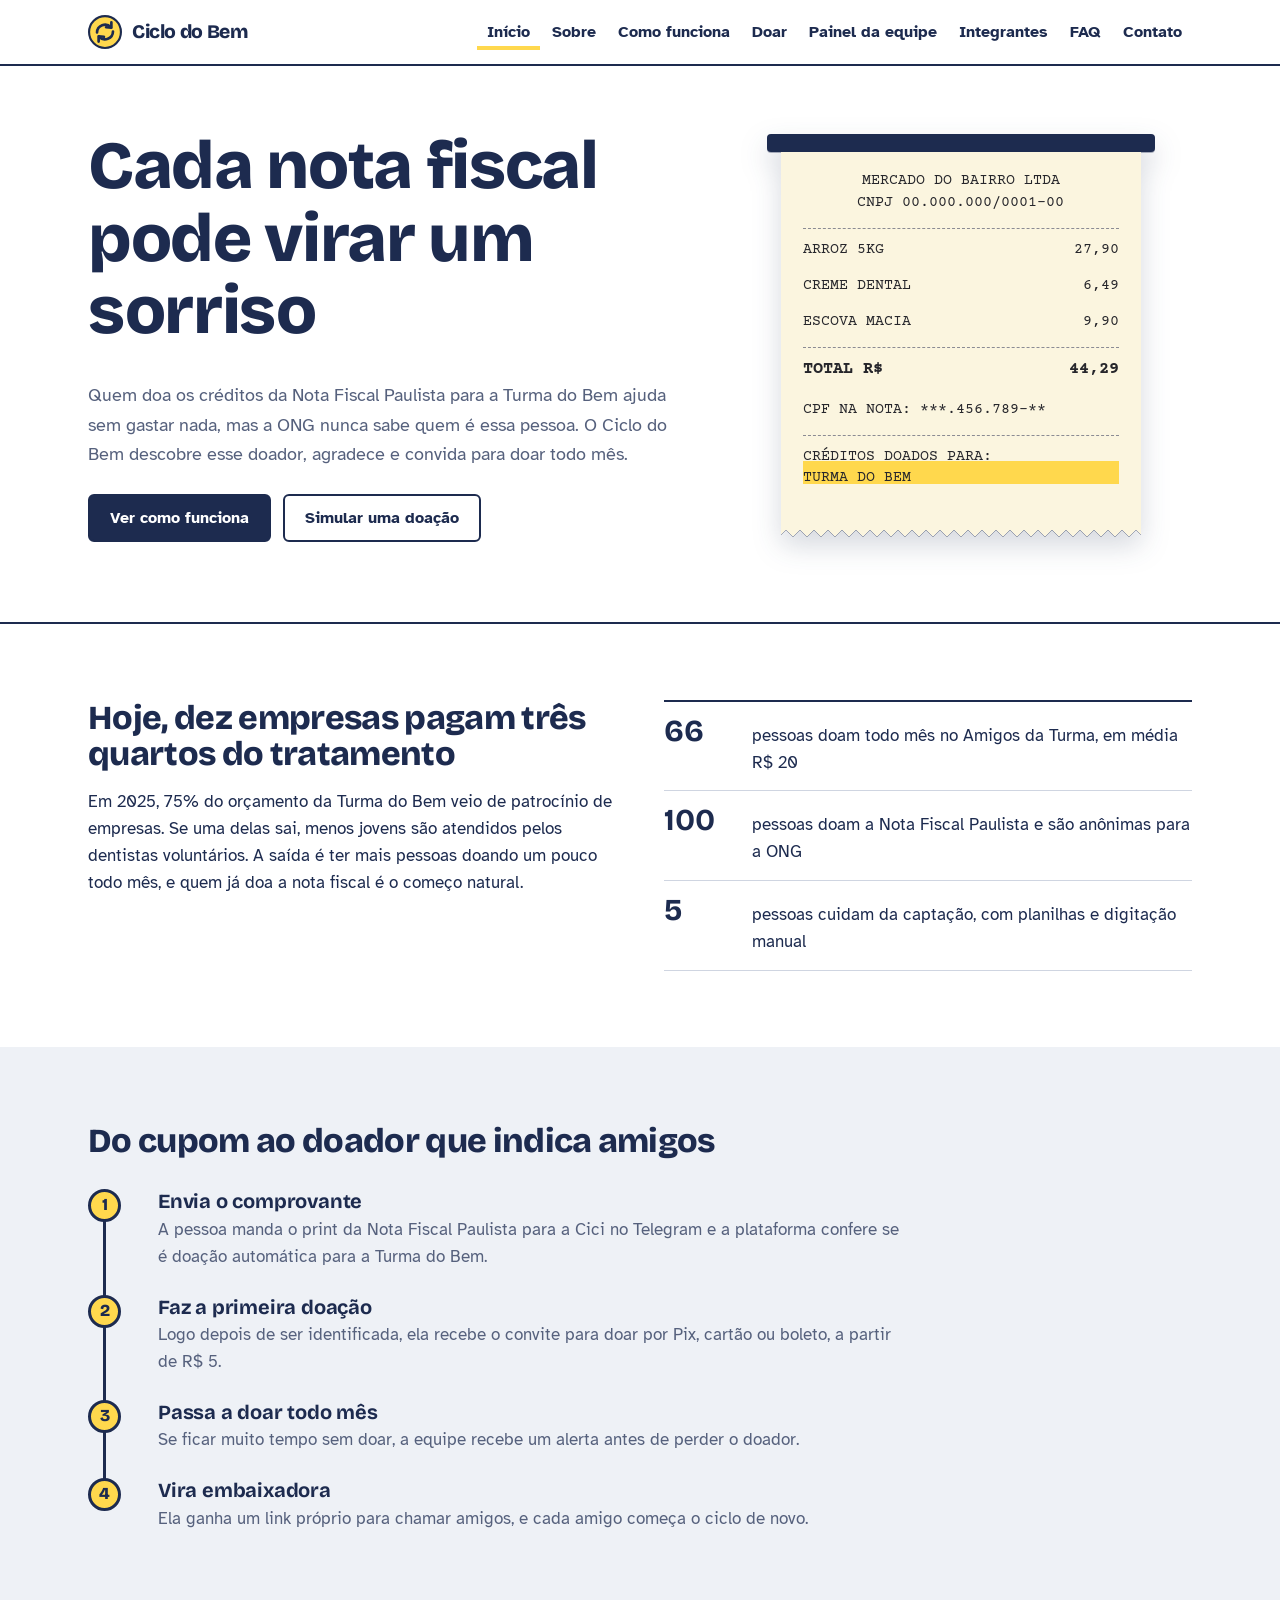
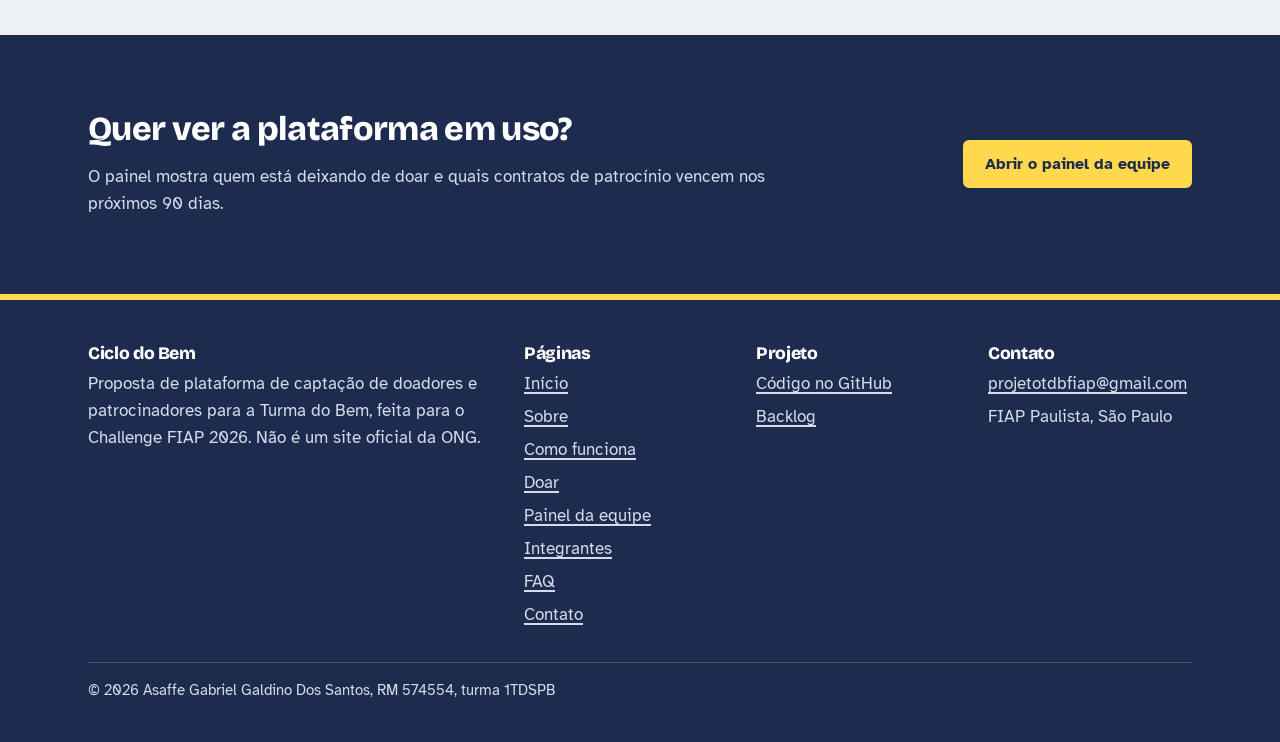
<file: index.html>
<!DOCTYPE html>
<html lang="pt-BR">
<head>
    <meta charset="UTF-8">
    <meta name="viewport" content="width=device-width, initial-scale=1.0">
    <meta name="description" content="Ciclo do Bem: proposta de plataforma para a Turma do Bem encontrar e manter doadores.">
    <title>Início | Ciclo do Bem</title>
    <link rel="icon" href="assets/imagens/logo.svg" type="image/svg+xml">
    <link rel="stylesheet" href="css/style.css">
    <link rel="stylesheet" href="css/paginas.css">
</head>
<body>
    <!-- ===== CABEÇALHO (igual em todas as páginas) ===== -->
    <header class="cabecalho">
        <div class="container cabecalho__conteudo">
            <a class="logo" href="index.html">
                <img src="assets/imagens/logo.svg" alt="" width="34" height="34">
                Ciclo do Bem
            </a>
            <!-- botão do menu: aparece só em telas menores que 992px (js/main.js) -->
            <button class="menu-botao" type="button" aria-label="Abrir menu" aria-expanded="false" aria-controls="menu-principal">
                <span class="menu-botao__icone" aria-hidden="true">
                    <span class="menu-botao__barra"></span>
                    <span class="menu-botao__barra"></span>
                    <span class="menu-botao__barra"></span>
                </span>
                Menu
            </button>
            <nav class="menu" id="menu-principal" aria-label="Menu principal">
                <ul class="menu__lista">
                    <li><a class="menu__link menu__link--ativo" href="index.html" aria-current="page">Início</a></li>
                    <li><a class="menu__link" href="sobre.html">Sobre</a></li>
                    <li><a class="menu__link" href="solucao.html">Como funciona</a></li>
                    <li><a class="menu__link" href="doar.html">Doar</a></li>
                    <li><a class="menu__link" href="painel.html">Painel da equipe</a></li>
                    <li><a class="menu__link" href="integrantes.html">Integrantes</a></li>
                    <li><a class="menu__link" href="faq.html">FAQ</a></li>
                    <li><a class="menu__link" href="contato.html">Contato</a></li>
                </ul>
            </nav>
        </div>
    </header>

    <main>
        <!-- ===== ABERTURA: o cupom fiscal é a porta de entrada do projeto ===== -->
        <section class="abertura">
            <div class="container abertura__grade">
                <div>
                    <h1>Cada nota fiscal pode virar um sorriso</h1>
                    <p class="abertura__texto">Quem doa os créditos da Nota Fiscal Paulista para a Turma do Bem ajuda sem gastar nada, mas a ONG nunca sabe quem é essa pessoa. O Ciclo do Bem descobre esse doador, agradece e convida para doar todo mês.</p>
                    <div class="acoes">
                        <a class="btn" href="solucao.html">Ver como funciona</a>
                        <a class="btn btn--claro" href="doar.html">Simular uma doação</a>
                    </div>
                </div>
                <div class="abertura__impressora">
                    <div class="cupom" role="img" aria-label="Cupom fiscal de exemplo mostrando créditos da Nota Fiscal Paulista doados para a Turma do Bem">
                        <p class="cupom__centro">MERCADO DO BAIRRO LTDA<br>CNPJ 00.000.000/0001-00</p>
                        <hr class="cupom__tracejado">
                        <p class="cupom__linha"><span>ARROZ 5KG</span><span>27,90</span></p>
                        <p class="cupom__linha"><span>CREME DENTAL</span><span>6,49</span></p>
                        <p class="cupom__linha"><span>ESCOVA MACIA</span><span>9,90</span></p>
                        <hr class="cupom__tracejado">
                        <p class="cupom__linha cupom__total"><span>TOTAL R$</span><span>44,29</span></p>
                        <p>CPF NA NOTA: ***.456.789-**</p>
                        <hr class="cupom__tracejado">
                        <p class="cupom__marcado">CRÉDITOS DOADOS PARA:<br>TURMA DO BEM</p>
                    </div>
                </div>
            </div>
        </section>

        <!-- ===== O PROBLEMA ===== -->
        <section class="secao">
            <div class="container duas-colunas">
                <div>
                    <h2>Hoje, dez empresas pagam três quartos do tratamento</h2>
                    <p>Em 2025, 75% do orçamento da Turma do Bem veio de patrocínio de empresas. Se uma delas sai, menos jovens são atendidos pelos dentistas voluntários. A saída é ter mais pessoas doando um pouco todo mês, e quem já doa a nota fiscal é o começo natural.</p>
                </div>
                <ul class="fatos">
                    <li><strong>66</strong> pessoas doam todo mês no Amigos da Turma, em média R$ 20</li>
                    <li><strong>100</strong> pessoas doam a Nota Fiscal Paulista e são anônimas para a ONG</li>
                    <li><strong>5</strong> pessoas cuidam da captação, com planilhas e digitação manual</li>
                </ul>
            </div>
        </section>

        <!-- ===== A JORNADA (é uma sequência real, por isso é numerada) ===== -->
        <section class="secao secao--nevoa">
            <div class="container">
                <h2>Do cupom ao doador que indica amigos</h2>
                <ol class="etapas">
                    <li><h3>Envia o comprovante</h3><p>A pessoa manda o print da Nota Fiscal Paulista para a Cici no Telegram e a plataforma confere se é doação automática para a Turma do Bem.</p></li>
                    <li><h3>Faz a primeira doação</h3><p>Logo depois de ser identificada, ela recebe o convite para doar por Pix, cartão ou boleto, a partir de R$ 5.</p></li>
                    <li><h3>Passa a doar todo mês</h3><p>Se ficar muito tempo sem doar, a equipe recebe um alerta antes de perder o doador.</p></li>
                    <li><h3>Vira embaixadora</h3><p>Ela ganha um link próprio para chamar amigos, e cada amigo começa o ciclo de novo.</p></li>
                </ol>
            </div>
        </section>

        <!-- ===== FECHAMENTO ===== -->
        <section class="secao secao--tinta">
            <div class="container faixa-final">
                <div>
                    <h2>Quer ver a plataforma em uso?</h2>
                    <p>O painel mostra quem está deixando de doar e quais contratos de patrocínio vencem nos próximos 90 dias.</p>
                </div>
                <a class="btn btn--marca" href="painel.html">Abrir o painel da equipe</a>
            </div>
        </section>
    </main>

    <!-- ===== RODAPÉ (igual em todas as páginas) ===== -->
    <footer class="rodape">
        <div class="container">
            <div class="rodape__grade">
                <section>
                    <h2>Ciclo do Bem</h2>
                    <p>Proposta de plataforma de captação de doadores e patrocinadores para a Turma do Bem, feita para o Challenge FIAP 2026. Não é um site oficial da ONG.</p>
                </section>
                <nav aria-label="Mapa do site">
                    <h2>Páginas</h2>
                    <ul>
                        <li><a href="index.html">Início</a></li>
                        <li><a href="sobre.html">Sobre</a></li>
                        <li><a href="solucao.html">Como funciona</a></li>
                        <li><a href="doar.html">Doar</a></li>
                        <li><a href="painel.html">Painel da equipe</a></li>
                        <li><a href="integrantes.html">Integrantes</a></li>
                        <li><a href="faq.html">FAQ</a></li>
                        <li><a href="contato.html">Contato</a></li>
                    </ul>
                </nav>
                <section>
                    <h2>Projeto</h2>
                    <ul>
                        <li><a href="https://github.com/Asaffeggmsmfj/ciclo-do-bem" target="_blank" rel="noopener">Código no GitHub</a></li>
                        <li><a href="https://github.com/Asaffeggmsmfj/ciclo-do-bem/blob/main/docs/BACKLOG.md" target="_blank" rel="noopener">Backlog</a></li>
                    </ul>
                </section>
                <section>
                    <h2>Contato</h2>
                    <ul>
                        <li><a href="mailto:projetotdbfiap@gmail.com">projetotdbfiap@gmail.com</a></li>
                        <li>FIAP Paulista, São Paulo</li>
                    </ul>
                </section>
            </div>
            <p class="rodape__base">© <span id="ano-atual">2026</span> Asaffe Gabriel Galdino Dos Santos, RM 574554, turma 1TDSPB</p>
        </div>
    </footer>
    <button class="voltar-topo" type="button">Voltar ao topo</button>
    <script src="js/main.js"></script>
</body>
</html>
</file>
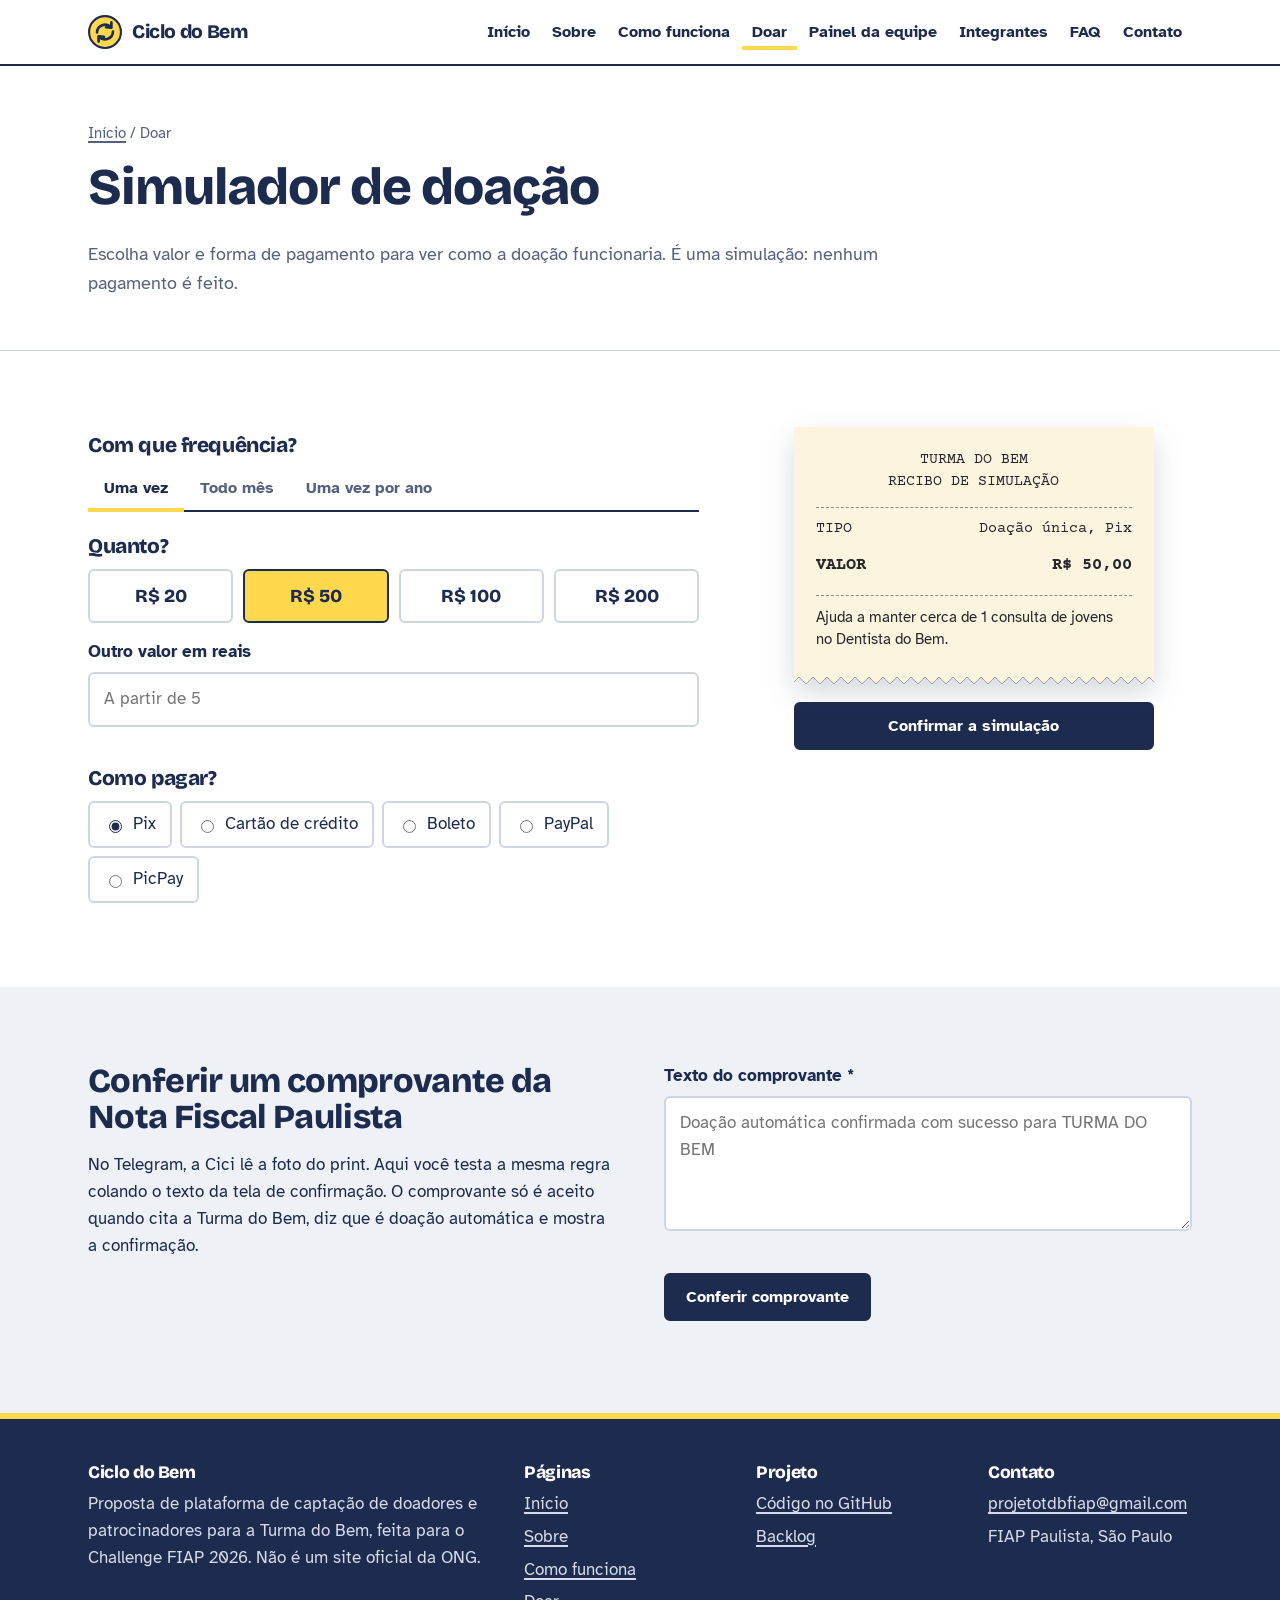
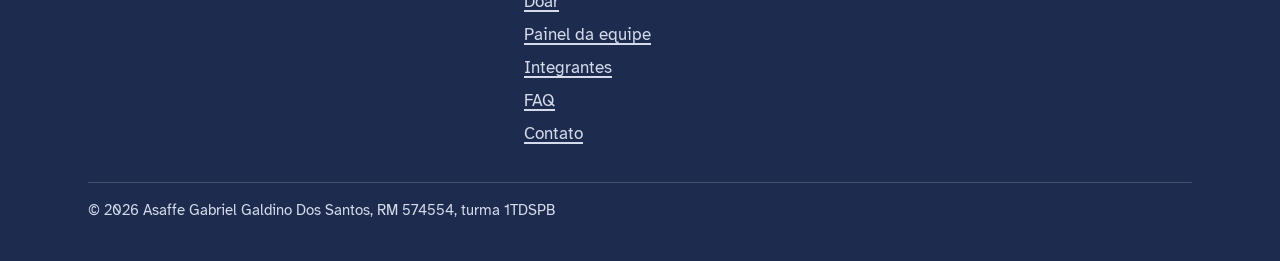
<file: doar.html>
<!DOCTYPE html>
<html lang="pt-BR">
<head>
    <meta charset="UTF-8">
    <meta name="viewport" content="width=device-width, initial-scale=1.0">
    <meta name="description" content="Simulador de doação e conferência do comprovante da Nota Fiscal Paulista.">
    <title>Doar | Ciclo do Bem</title>
    <link rel="icon" href="assets/imagens/logo.svg" type="image/svg+xml">
    <link rel="stylesheet" href="css/style.css">
    <link rel="stylesheet" href="css/paginas.css">
</head>
<body>
    <!-- ===== CABEÇALHO (igual em todas as páginas) ===== -->
    <header class="cabecalho">
        <div class="container cabecalho__conteudo">
            <a class="logo" href="index.html">
                <img src="assets/imagens/logo.svg" alt="" width="34" height="34">
                Ciclo do Bem
            </a>
            <!-- botão do menu: aparece só em telas menores que 992px (js/main.js) -->
            <button class="menu-botao" type="button" aria-label="Abrir menu" aria-expanded="false" aria-controls="menu-principal">
                <span class="menu-botao__icone" aria-hidden="true">
                    <span class="menu-botao__barra"></span>
                    <span class="menu-botao__barra"></span>
                    <span class="menu-botao__barra"></span>
                </span>
                Menu
            </button>
            <nav class="menu" id="menu-principal" aria-label="Menu principal">
                <ul class="menu__lista">
                    <li><a class="menu__link" href="index.html">Início</a></li>
                    <li><a class="menu__link" href="sobre.html">Sobre</a></li>
                    <li><a class="menu__link" href="solucao.html">Como funciona</a></li>
                    <li><a class="menu__link menu__link--ativo" href="doar.html" aria-current="page">Doar</a></li>
                    <li><a class="menu__link" href="painel.html">Painel da equipe</a></li>
                    <li><a class="menu__link" href="integrantes.html">Integrantes</a></li>
                    <li><a class="menu__link" href="faq.html">FAQ</a></li>
                    <li><a class="menu__link" href="contato.html">Contato</a></li>
                </ul>
            </nav>
        </div>
    </header>

    <main>
        <!-- ===== TOPO DA PÁGINA ===== -->
        <section class="topo-pagina">
            <div class="container">
                <p class="trilha"><a href="index.html">Início</a> / Doar</p>
                <h1>Simulador de doação</h1>
                <p class="intro">Escolha valor e forma de pagamento para ver como a doação funcionaria. É uma simulação: nenhum pagamento é feito.</p>
            </div>
        </section>

        <!-- ===== SIMULADOR (js/doar.js) ===== -->
        <section class="secao">
            <div class="container simulador">
                <form id="form-doacao" novalidate>
                    <h2>Com que frequência?</h2>
                    <div class="abas" role="tablist" aria-label="Frequência da doação">
                        <button class="abas__botao" type="button" role="tab" data-tipo="unica" aria-selected="true">Uma vez</button>
                        <button class="abas__botao" type="button" role="tab" data-tipo="mensal" aria-selected="false">Todo mês</button>
                        <button class="abas__botao" type="button" role="tab" data-tipo="anual" aria-selected="false">Uma vez por ano</button>
                    </div>

                    <h2>Quanto?</h2>
                    <div class="valores">
                        <button class="valores__botao" type="button" data-valor="20">R$ 20</button>
                        <button class="valores__botao valores__botao--ativo" type="button" data-valor="50">R$ 50</button>
                        <button class="valores__botao" type="button" data-valor="100">R$ 100</button>
                        <button class="valores__botao" type="button" data-valor="200">R$ 200</button>
                    </div>
                    <div class="campo">
                        <label for="valor-outro">Outro valor em reais</label>
                        <input type="number" id="valor-outro" min="5" step="1" placeholder="A partir de 5">
                        <span class="campo__erro" id="erro-valor" aria-live="polite"></span>
                    </div>

                    <h2>Como pagar?</h2>
                    <div class="formas" id="formas">
                        <label><input type="radio" name="forma" value="pix" checked> Pix</label>
                        <label><input type="radio" name="forma" value="cartao_credito"> Cartão de crédito</label>
                        <label><input type="radio" name="forma" value="boleto"> Boleto</label>
                        <label><input type="radio" name="forma" value="paypal"> PayPal</label>
                        <label><input type="radio" name="forma" value="picpay"> PicPay</label>
                    </div>
                    <p class="campo__dica" id="dica-forma">A doação mensal é cobrada sozinha no cartão de crédito, por isso as outras formas ficam indisponíveis.</p>
                </form>

                <!-- o resumo aparece como um recibo -->
                <aside class="recibo" aria-live="polite">
                    <div class="recibo__papel">
                    <div class="cupom">
                        <p class="cupom__centro">TURMA DO BEM<br>RECIBO DE SIMULAÇÃO</p>
                        <hr class="cupom__tracejado">
                        <p class="cupom__linha"><span>TIPO</span><span id="resumo-detalhe">Doação única, Pix</span></p>
                        <p class="cupom__linha cupom__total"><span>VALOR</span><span id="resumo-valor">R$ 50,00</span></p>
                        <hr class="cupom__tracejado">
                        <p class="recibo__impacto" id="resumo-impacto">Ajuda a manter cerca de 1 consulta de um jovem no Dentista do Bem.</p>
                        <p class="recibo__impacto oculto" id="resumo-indicacao">Você chegou pelo link de uma pessoa embaixadora.</p>
                    </div>
                    </div>
                    <button class="btn btn--bloco" type="button" id="botao-doar">Confirmar a simulação</button>
                    <div class="aviso aviso--sucesso oculto" id="aviso-doacao" role="status"></div>
                </aside>
            </div>
        </section>

        <!-- ===== CONFERÊNCIA DO COMPROVANTE NFP (js/doar.js) ===== -->
        <section class="secao secao--nevoa" id="validador">
            <div class="container duas-colunas">
                <div>
                    <h2>Conferir um comprovante da Nota Fiscal Paulista</h2>
                    <p>No Telegram, a Cici lê a foto do print. Aqui você testa a mesma regra colando o texto da tela de confirmação. O comprovante só é aceito quando cita a Turma do Bem, diz que é doação automática e mostra a confirmação.</p>
                </div>
                <form id="form-nfp" novalidate>
                    <div class="campo">
                        <label for="texto-nfp">Texto do comprovante *</label>
                        <textarea id="texto-nfp" rows="4" placeholder="Doação automática confirmada com sucesso para TURMA DO BEM"></textarea>
                        <span class="campo__erro" id="erro-nfp" aria-live="polite"></span>
                    </div>
                    <button class="btn" type="submit">Conferir comprovante</button>
                    <ul class="validador__resultado" id="resultado-nfp" aria-live="polite"></ul>
                </form>
            </div>
        </section>
    </main>

    <!-- ===== RODAPÉ (igual em todas as páginas) ===== -->
    <footer class="rodape">
        <div class="container">
            <div class="rodape__grade">
                <section>
                    <h2>Ciclo do Bem</h2>
                    <p>Proposta de plataforma de captação de doadores e patrocinadores para a Turma do Bem, feita para o Challenge FIAP 2026. Não é um site oficial da ONG.</p>
                </section>
                <nav aria-label="Mapa do site">
                    <h2>Páginas</h2>
                    <ul>
                        <li><a href="index.html">Início</a></li>
                        <li><a href="sobre.html">Sobre</a></li>
                        <li><a href="solucao.html">Como funciona</a></li>
                        <li><a href="doar.html">Doar</a></li>
                        <li><a href="painel.html">Painel da equipe</a></li>
                        <li><a href="integrantes.html">Integrantes</a></li>
                        <li><a href="faq.html">FAQ</a></li>
                        <li><a href="contato.html">Contato</a></li>
                    </ul>
                </nav>
                <section>
                    <h2>Projeto</h2>
                    <ul>
                        <li><a href="https://github.com/Asaffeggmsmfj/ciclo-do-bem" target="_blank" rel="noopener">Código no GitHub</a></li>
                        <li><a href="https://github.com/Asaffeggmsmfj/ciclo-do-bem/blob/main/docs/BACKLOG.md" target="_blank" rel="noopener">Backlog</a></li>
                    </ul>
                </section>
                <section>
                    <h2>Contato</h2>
                    <ul>
                        <li><a href="mailto:projetotdbfiap@gmail.com">projetotdbfiap@gmail.com</a></li>
                        <li>FIAP Paulista, São Paulo</li>
                    </ul>
                </section>
            </div>
            <p class="rodape__base">© <span id="ano-atual">2026</span> Asaffe Gabriel Galdino Dos Santos, RM 574554, turma 1TDSPB</p>
        </div>
    </footer>
    <button class="voltar-topo" type="button">Voltar ao topo</button>
    <script src="js/main.js"></script>
    <script src="js/doar.js"></script>
</body>
</html>
</file>
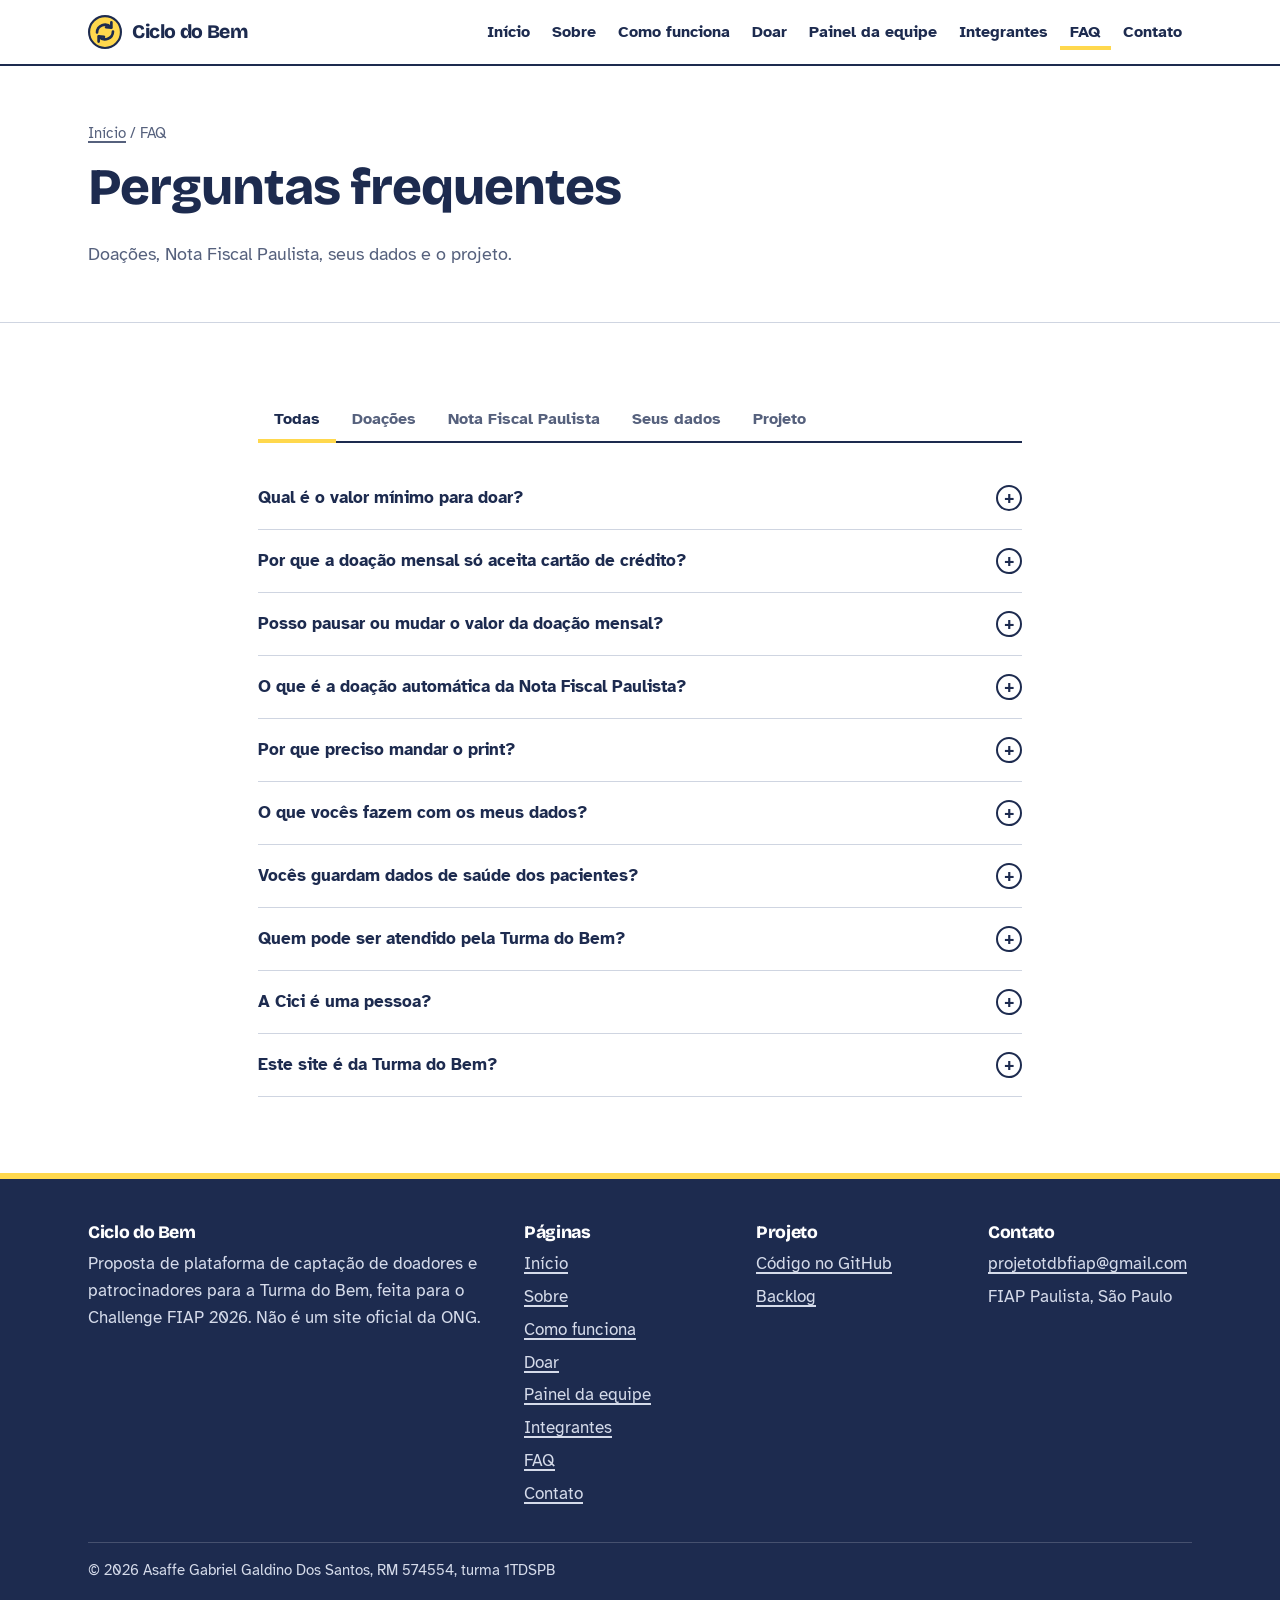
<file: faq.html>
<!DOCTYPE html>
<html lang="pt-BR">
<head>
    <meta charset="UTF-8">
    <meta name="viewport" content="width=device-width, initial-scale=1.0">
    <meta name="description" content="Perguntas frequentes sobre doações, Nota Fiscal Paulista e LGPD.">
    <title>FAQ | Ciclo do Bem</title>
    <link rel="icon" href="assets/imagens/logo.svg" type="image/svg+xml">
    <link rel="stylesheet" href="css/style.css">
    <link rel="stylesheet" href="css/paginas.css">
</head>
<body>
    <!-- ===== CABEÇALHO (igual em todas as páginas) ===== -->
    <header class="cabecalho">
        <div class="container cabecalho__conteudo">
            <a class="logo" href="index.html">
                <img src="assets/imagens/logo.svg" alt="" width="34" height="34">
                Ciclo do Bem
            </a>
            <!-- botão do menu: aparece só em telas menores que 992px (js/main.js) -->
            <button class="menu-botao" type="button" aria-label="Abrir menu" aria-expanded="false" aria-controls="menu-principal">
                <span class="menu-botao__icone" aria-hidden="true">
                    <span class="menu-botao__barra"></span>
                    <span class="menu-botao__barra"></span>
                    <span class="menu-botao__barra"></span>
                </span>
                Menu
            </button>
            <nav class="menu" id="menu-principal" aria-label="Menu principal">
                <ul class="menu__lista">
                    <li><a class="menu__link" href="index.html">Início</a></li>
                    <li><a class="menu__link" href="sobre.html">Sobre</a></li>
                    <li><a class="menu__link" href="solucao.html">Como funciona</a></li>
                    <li><a class="menu__link" href="doar.html">Doar</a></li>
                    <li><a class="menu__link" href="painel.html">Painel da equipe</a></li>
                    <li><a class="menu__link" href="integrantes.html">Integrantes</a></li>
                    <li><a class="menu__link menu__link--ativo" href="faq.html" aria-current="page">FAQ</a></li>
                    <li><a class="menu__link" href="contato.html">Contato</a></li>
                </ul>
            </nav>
        </div>
    </header>

    <main>
        <!-- ===== TOPO DA PÁGINA ===== -->
        <section class="topo-pagina">
            <div class="container">
                <p class="trilha"><a href="index.html">Início</a> / FAQ</p>
                <h1>Perguntas frequentes</h1>
                <p class="intro">Doações, Nota Fiscal Paulista, seus dados e o projeto.</p>
            </div>
        </section>

        <section class="secao">
            <div class="container faq">
                <!-- filtro por assunto (js/faq.js) -->
                <div class="abas" role="group" aria-label="Filtrar perguntas por assunto">
                    <button class="abas__botao" type="button" data-filtro="todas" aria-selected="true">Todas</button>
                    <button class="abas__botao" type="button" data-filtro="doacao" aria-selected="false">Doações</button>
                    <button class="abas__botao" type="button" data-filtro="nfp" aria-selected="false">Nota Fiscal Paulista</button>
                    <button class="abas__botao" type="button" data-filtro="dados" aria-selected="false">Seus dados</button>
                    <button class="abas__botao" type="button" data-filtro="projeto" aria-selected="false">Projeto</button>
                </div>
                <h2 class="visualmente-oculto">Lista de perguntas</h2>
                <article class="faq__item" data-categoria="doacao">
                    <h3>
                        <button class="faq__pergunta" type="button" aria-expanded="false" aria-controls="resposta-1" id="pergunta-1">
                            Qual é o valor mínimo para doar?
                            <span class="faq__icone" aria-hidden="true">+</span>
                        </button>
                    </h3>
                    <div class="faq__resposta" id="resposta-1" role="region" aria-labelledby="pergunta-1">
                        <p>R$ 5. Você pode doar uma vez, todo mês ou uma vez por ano, por Pix, cartão de crédito, boleto, PayPal ou PicPay.</p>
                    </div>
                </article>
                <article class="faq__item" data-categoria="doacao">
                    <h3>
                        <button class="faq__pergunta" type="button" aria-expanded="false" aria-controls="resposta-2" id="pergunta-2">
                            Por que a doação mensal só aceita cartão de crédito?
                            <span class="faq__icone" aria-hidden="true">+</span>
                        </button>
                    </h3>
                    <div class="faq__resposta" id="resposta-2" role="region" aria-labelledby="pergunta-2">
                        <p>Porque só o cartão permite a cobrança automática todo mês. Com Pix ou boleto, você faz doações únicas quando quiser.</p>
                    </div>
                </article>
                <article class="faq__item" data-categoria="doacao">
                    <h3>
                        <button class="faq__pergunta" type="button" aria-expanded="false" aria-controls="resposta-3" id="pergunta-3">
                            Posso pausar ou mudar o valor da doação mensal?
                            <span class="faq__icone" aria-hidden="true">+</span>
                        </button>
                    </h3>
                    <div class="faq__resposta" id="resposta-3" role="region" aria-labelledby="pergunta-3">
                        <p>Pode. Peça para a Cici ou para a equipe: dá para pausar por 3 meses, mudar o valor ou trocar o cartão.</p>
                    </div>
                </article>
                <article class="faq__item" data-categoria="nfp">
                    <h3>
                        <button class="faq__pergunta" type="button" aria-expanded="false" aria-controls="resposta-4" id="pergunta-4">
                            O que é a doação automática da Nota Fiscal Paulista?
                            <span class="faq__icone" aria-hidden="true">+</span>
                        </button>
                    </h3>
                    <div class="faq__resposta" id="resposta-4" role="region" aria-labelledby="pergunta-4">
                        <p>Quem pede CPF na nota em São Paulo pode mandar os créditos para uma entidade, sem gastar nada. É só escolher a Turma do Bem no aplicativo da Nota Fiscal Paulista.</p>
                    </div>
                </article>
                <article class="faq__item" data-categoria="nfp">
                    <h3>
                        <button class="faq__pergunta" type="button" aria-expanded="false" aria-controls="resposta-5" id="pergunta-5">
                            Por que preciso mandar o print?
                            <span class="faq__icone" aria-hidden="true">+</span>
                        </button>
                    </h3>
                    <div class="faq__resposta" id="resposta-5" role="region" aria-labelledby="pergunta-5">
                        <p>A Secretaria da Fazenda não conta para a entidade quem doou. O print é o jeito de a Turma do Bem saber que você ajuda e poder agradecer.</p>
                    </div>
                </article>
                <article class="faq__item" data-categoria="dados">
                    <h3>
                        <button class="faq__pergunta" type="button" aria-expanded="false" aria-controls="resposta-6" id="pergunta-6">
                            O que vocês fazem com os meus dados?
                            <span class="faq__icone" aria-hidden="true">+</span>
                        </button>
                    </h3>
                    <div class="faq__resposta" id="resposta-6" role="region" aria-labelledby="pergunta-6">
                        <p>Só registram suas doações e mandam as novidades que você autorizou. Você pode ver, corrigir ou apagar seus dados e retirar a autorização quando quiser.</p>
                    </div>
                </article>
                <article class="faq__item" data-categoria="dados">
                    <h3>
                        <button class="faq__pergunta" type="button" aria-expanded="false" aria-controls="resposta-7" id="pergunta-7">
                            Vocês guardam dados de saúde dos pacientes?
                            <span class="faq__icone" aria-hidden="true">+</span>
                        </button>
                    </h3>
                    <div class="faq__resposta" id="resposta-7" role="region" aria-labelledby="pergunta-7">
                        <p>Não. A plataforma de captação não guarda dados de pacientes. O impacto mostrado aos doadores é sempre somado por programa.</p>
                    </div>
                </article>
                <article class="faq__item" data-categoria="projeto">
                    <h3>
                        <button class="faq__pergunta" type="button" aria-expanded="false" aria-controls="resposta-8" id="pergunta-8">
                            Quem pode ser atendido pela Turma do Bem?
                            <span class="faq__icone" aria-hidden="true">+</span>
                        </button>
                    </h3>
                    <div class="faq__resposta" id="resposta-8" role="region" aria-labelledby="pergunta-8">
                        <p>Jovens de 11 a 17 anos de baixa renda, escolhidos nas triagens em escolas públicas, e mulheres que sofreram violência.</p>
                    </div>
                </article>
                <article class="faq__item" data-categoria="projeto">
                    <h3>
                        <button class="faq__pergunta" type="button" aria-expanded="false" aria-controls="resposta-9" id="pergunta-9">
                            A Cici é uma pessoa?
                            <span class="faq__icone" aria-hidden="true">+</span>
                        </button>
                    </h3>
                    <div class="faq__resposta" id="resposta-9" role="region" aria-labelledby="pergunta-9">
                        <p>Não, é uma assistente virtual. Ela sempre se apresenta assim e passa a conversa para a equipe quando você pedir ou quando o assunto for delicado.</p>
                    </div>
                </article>
                <article class="faq__item" data-categoria="projeto">
                    <h3>
                        <button class="faq__pergunta" type="button" aria-expanded="false" aria-controls="resposta-10" id="pergunta-10">
                            Este site é da Turma do Bem?
                            <span class="faq__icone" aria-hidden="true">+</span>
                        </button>
                    </h3>
                    <div class="faq__resposta" id="resposta-10" role="region" aria-labelledby="pergunta-10">
                        <p>Não. O Ciclo do Bem é um projeto acadêmico do Challenge FIAP 2026, feito como proposta para a Turma do Bem.</p>
                    </div>
                </article>
            </div>
        </section>
    </main>

    <!-- ===== RODAPÉ (igual em todas as páginas) ===== -->
    <footer class="rodape">
        <div class="container">
            <div class="rodape__grade">
                <section>
                    <h2>Ciclo do Bem</h2>
                    <p>Proposta de plataforma de captação de doadores e patrocinadores para a Turma do Bem, feita para o Challenge FIAP 2026. Não é um site oficial da ONG.</p>
                </section>
                <nav aria-label="Mapa do site">
                    <h2>Páginas</h2>
                    <ul>
                        <li><a href="index.html">Início</a></li>
                        <li><a href="sobre.html">Sobre</a></li>
                        <li><a href="solucao.html">Como funciona</a></li>
                        <li><a href="doar.html">Doar</a></li>
                        <li><a href="painel.html">Painel da equipe</a></li>
                        <li><a href="integrantes.html">Integrantes</a></li>
                        <li><a href="faq.html">FAQ</a></li>
                        <li><a href="contato.html">Contato</a></li>
                    </ul>
                </nav>
                <section>
                    <h2>Projeto</h2>
                    <ul>
                        <li><a href="https://github.com/Asaffeggmsmfj/ciclo-do-bem" target="_blank" rel="noopener">Código no GitHub</a></li>
                        <li><a href="https://github.com/Asaffeggmsmfj/ciclo-do-bem/blob/main/docs/BACKLOG.md" target="_blank" rel="noopener">Backlog</a></li>
                    </ul>
                </section>
                <section>
                    <h2>Contato</h2>
                    <ul>
                        <li><a href="mailto:projetotdbfiap@gmail.com">projetotdbfiap@gmail.com</a></li>
                        <li>FIAP Paulista, São Paulo</li>
                    </ul>
                </section>
            </div>
            <p class="rodape__base">© <span id="ano-atual">2026</span> Asaffe Gabriel Galdino Dos Santos, RM 574554, turma 1TDSPB</p>
        </div>
    </footer>
    <button class="voltar-topo" type="button">Voltar ao topo</button>
    <script src="js/main.js"></script>
    <script src="js/faq.js"></script>
</body>
</html>
</file>
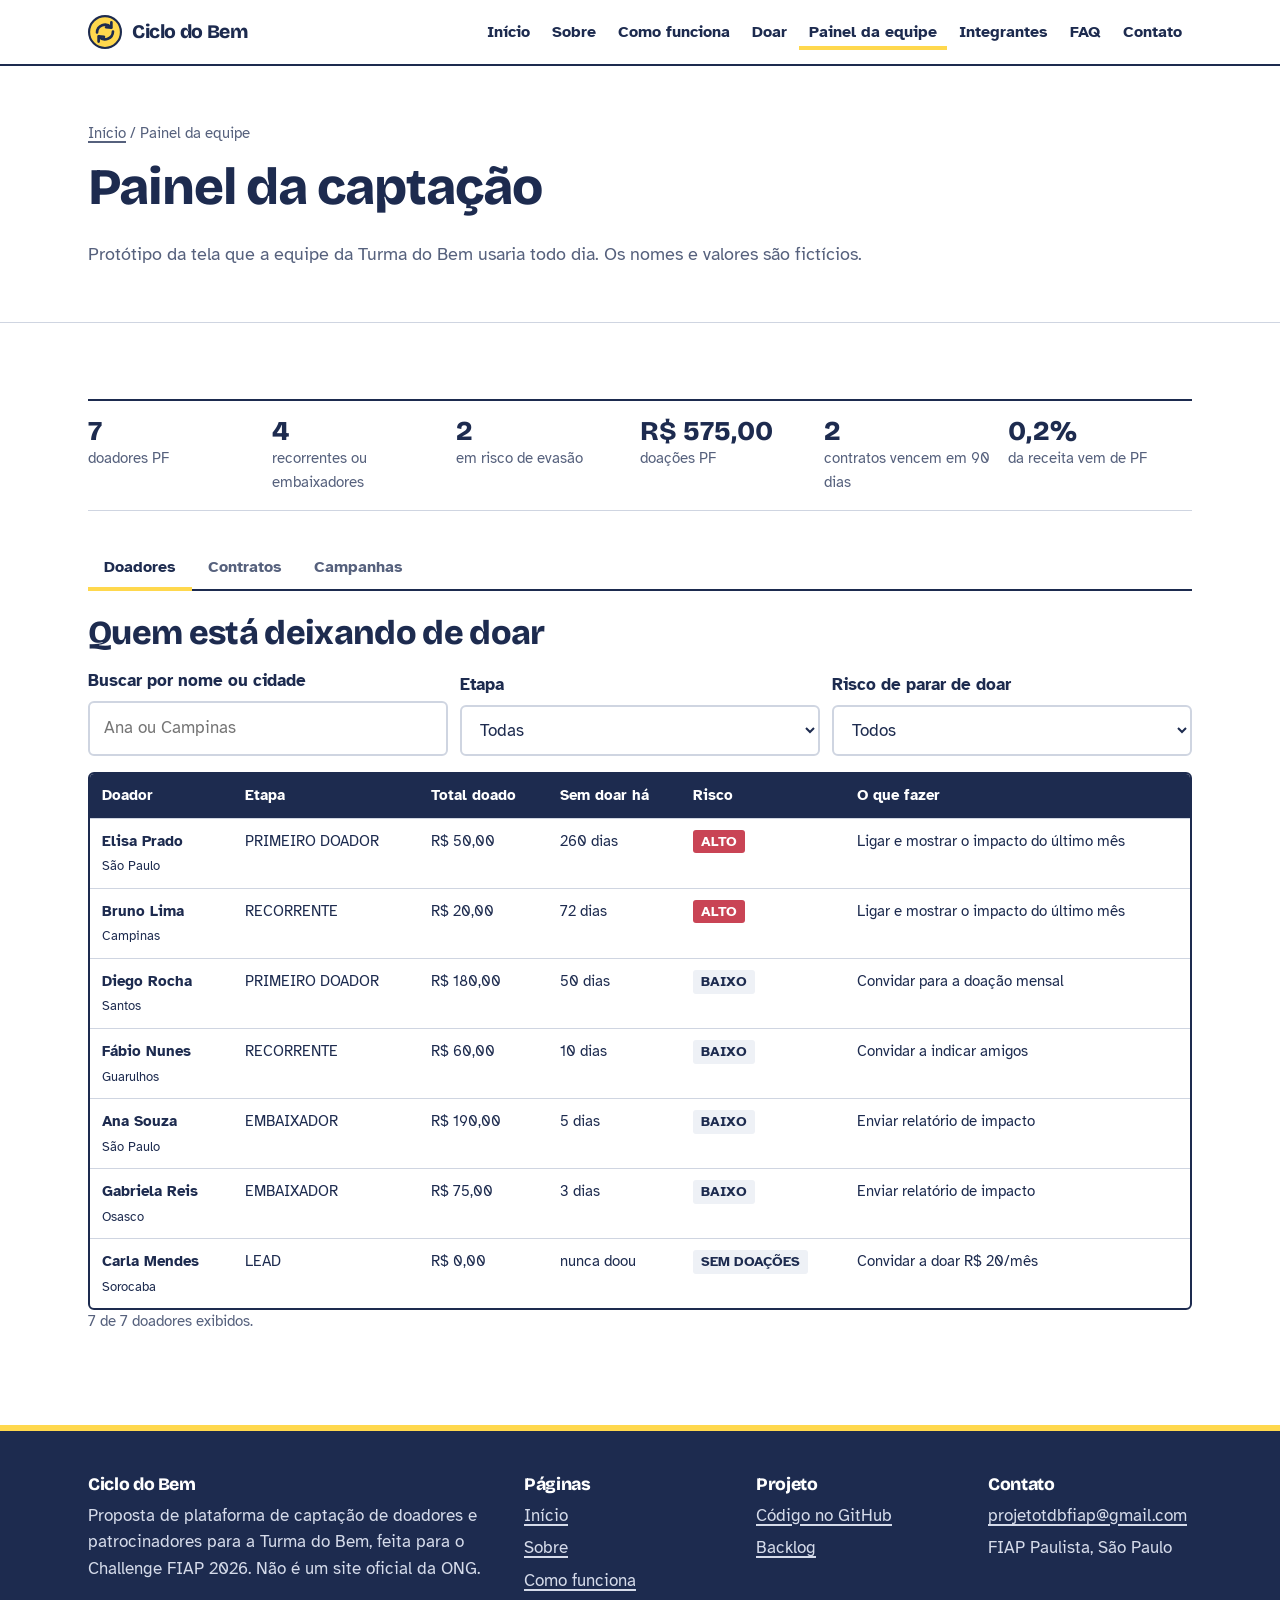
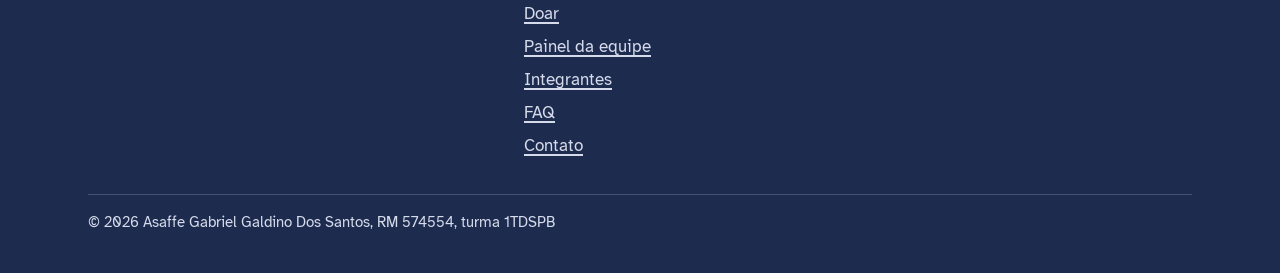
<file: painel.html>
<!DOCTYPE html>
<html lang="pt-BR">
<head>
    <meta charset="UTF-8">
    <meta name="viewport" content="width=device-width, initial-scale=1.0">
    <meta name="description" content="Protótipo do painel da equipe de captação.">
    <title>Painel da equipe | Ciclo do Bem</title>
    <link rel="icon" href="assets/imagens/logo.svg" type="image/svg+xml">
    <link rel="stylesheet" href="css/style.css">
    <link rel="stylesheet" href="css/paginas.css">
</head>
<body>
    <!-- ===== CABEÇALHO (igual em todas as páginas) ===== -->
    <header class="cabecalho">
        <div class="container cabecalho__conteudo">
            <a class="logo" href="index.html">
                <img src="assets/imagens/logo.svg" alt="" width="34" height="34">
                Ciclo do Bem
            </a>
            <!-- botão do menu: aparece só em telas menores que 992px (js/main.js) -->
            <button class="menu-botao" type="button" aria-label="Abrir menu" aria-expanded="false" aria-controls="menu-principal">
                <span class="menu-botao__icone" aria-hidden="true">
                    <span class="menu-botao__barra"></span>
                    <span class="menu-botao__barra"></span>
                    <span class="menu-botao__barra"></span>
                </span>
                Menu
            </button>
            <nav class="menu" id="menu-principal" aria-label="Menu principal">
                <ul class="menu__lista">
                    <li><a class="menu__link" href="index.html">Início</a></li>
                    <li><a class="menu__link" href="sobre.html">Sobre</a></li>
                    <li><a class="menu__link" href="solucao.html">Como funciona</a></li>
                    <li><a class="menu__link" href="doar.html">Doar</a></li>
                    <li><a class="menu__link menu__link--ativo" href="painel.html" aria-current="page">Painel da equipe</a></li>
                    <li><a class="menu__link" href="integrantes.html">Integrantes</a></li>
                    <li><a class="menu__link" href="faq.html">FAQ</a></li>
                    <li><a class="menu__link" href="contato.html">Contato</a></li>
                </ul>
            </nav>
        </div>
    </header>

    <main>
        <!-- ===== TOPO DA PÁGINA ===== -->
        <section class="topo-pagina">
            <div class="container">
                <p class="trilha"><a href="index.html">Início</a> / Painel da equipe</p>
                <h1>Painel da captação</h1>
                <p class="intro">Protótipo da tela que a equipe da Turma do Bem usaria todo dia. Os nomes e valores são fictícios.</p>
            </div>
        </section>

        <section class="secao">
            <div class="container">
                <!-- números calculados em js/painel.js -->
                <div class="indicadores" id="indicadores" aria-live="polite"></div>

                <div class="abas" role="tablist" aria-label="Visões do painel">
                    <button class="abas__botao" type="button" role="tab" aria-selected="true" aria-controls="aba-doadores" data-aba="aba-doadores">Doadores</button>
                    <button class="abas__botao" type="button" role="tab" aria-selected="false" aria-controls="aba-contratos" data-aba="aba-contratos">Contratos</button>
                    <button class="abas__botao" type="button" role="tab" aria-selected="false" aria-controls="aba-campanhas" data-aba="aba-campanhas">Campanhas</button>
                </div>

                <!-- ABA: DOADORES -->
                <div id="aba-doadores" role="tabpanel">
                    <h2>Quem está deixando de doar</h2>
                    <div class="filtros">
                        <div class="campo">
                            <label for="filtro-busca">Buscar por nome ou cidade</label>
                            <input type="search" id="filtro-busca" placeholder="Ana ou Campinas">
                        </div>
                        <div class="campo">
                            <label for="filtro-etapa">Etapa</label>
                            <select id="filtro-etapa">
                                <option value="">Todas</option>
                                <option value="LEAD">Lead</option>
                                <option value="PRIMEIRO_DOADOR">Primeiro doador</option>
                                <option value="RECORRENTE">Recorrente</option>
                                <option value="EMBAIXADOR">Embaixador</option>
                            </select>
                        </div>
                        <div class="campo">
                            <label for="filtro-risco">Risco de parar de doar</label>
                            <select id="filtro-risco">
                                <option value="">Todos</option>
                                <option value="ALTO">Alto</option>
                                <option value="MÉDIO">Médio</option>
                                <option value="BAIXO">Baixo</option>
                            </select>
                        </div>
                    </div>
                    <div class="tabela-rolagem">
                        <table class="tabela">
                            <caption class="visualmente-oculto">Doadores com etapa, total doado, dias sem doar, risco e ação sugerida</caption>
                            <thead>
                                <tr><th scope="col">Doador</th><th scope="col">Etapa</th><th scope="col">Total doado</th><th scope="col">Sem doar há</th><th scope="col">Risco</th><th scope="col">O que fazer</th></tr>
                            </thead>
                            <tbody id="tabela-doadores"></tbody>
                        </table>
                    </div>
                    <p class="campo__dica" id="contagem-doadores"></p>
                </div>

                <!-- ABA: CONTRATOS -->
                <div id="aba-contratos" role="tabpanel" class="oculto">
                    <h2>Contratos de patrocínio</h2>
                    <div class="tabela-rolagem">
                        <table class="tabela">
                            <caption class="visualmente-oculto">Contratos com valor anual, vencimento e aviso de renovação</caption>
                            <thead><tr><th scope="col">Empresa</th><th scope="col">Valor por ano</th><th scope="col">Vence em</th><th scope="col">Situação</th></tr></thead>
                            <tbody id="tabela-contratos"></tbody>
                        </table>
                    </div>
                </div>

                <!-- ABA: CAMPANHAS -->
                <div id="aba-campanhas" role="tabpanel" class="oculto">
                    <h2>Campanhas</h2>
                    <div class="lista-campanhas" id="lista-campanhas"></div>
                </div>
            </div>
        </section>
    </main>

    <!-- ===== RODAPÉ (igual em todas as páginas) ===== -->
    <footer class="rodape">
        <div class="container">
            <div class="rodape__grade">
                <section>
                    <h2>Ciclo do Bem</h2>
                    <p>Proposta de plataforma de captação de doadores e patrocinadores para a Turma do Bem, feita para o Challenge FIAP 2026. Não é um site oficial da ONG.</p>
                </section>
                <nav aria-label="Mapa do site">
                    <h2>Páginas</h2>
                    <ul>
                        <li><a href="index.html">Início</a></li>
                        <li><a href="sobre.html">Sobre</a></li>
                        <li><a href="solucao.html">Como funciona</a></li>
                        <li><a href="doar.html">Doar</a></li>
                        <li><a href="painel.html">Painel da equipe</a></li>
                        <li><a href="integrantes.html">Integrantes</a></li>
                        <li><a href="faq.html">FAQ</a></li>
                        <li><a href="contato.html">Contato</a></li>
                    </ul>
                </nav>
                <section>
                    <h2>Projeto</h2>
                    <ul>
                        <li><a href="https://github.com/Asaffeggmsmfj/ciclo-do-bem" target="_blank" rel="noopener">Código no GitHub</a></li>
                        <li><a href="https://github.com/Asaffeggmsmfj/ciclo-do-bem/blob/main/docs/BACKLOG.md" target="_blank" rel="noopener">Backlog</a></li>
                    </ul>
                </section>
                <section>
                    <h2>Contato</h2>
                    <ul>
                        <li><a href="mailto:projetotdbfiap@gmail.com">projetotdbfiap@gmail.com</a></li>
                        <li>FIAP Paulista, São Paulo</li>
                    </ul>
                </section>
            </div>
            <p class="rodape__base">© <span id="ano-atual">2026</span> Asaffe Gabriel Galdino Dos Santos, RM 574554, turma 1TDSPB</p>
        </div>
    </footer>
    <button class="voltar-topo" type="button">Voltar ao topo</button>
    <script src="js/main.js"></script>
    <script src="js/painel.js"></script>
</body>
</html>
</file>
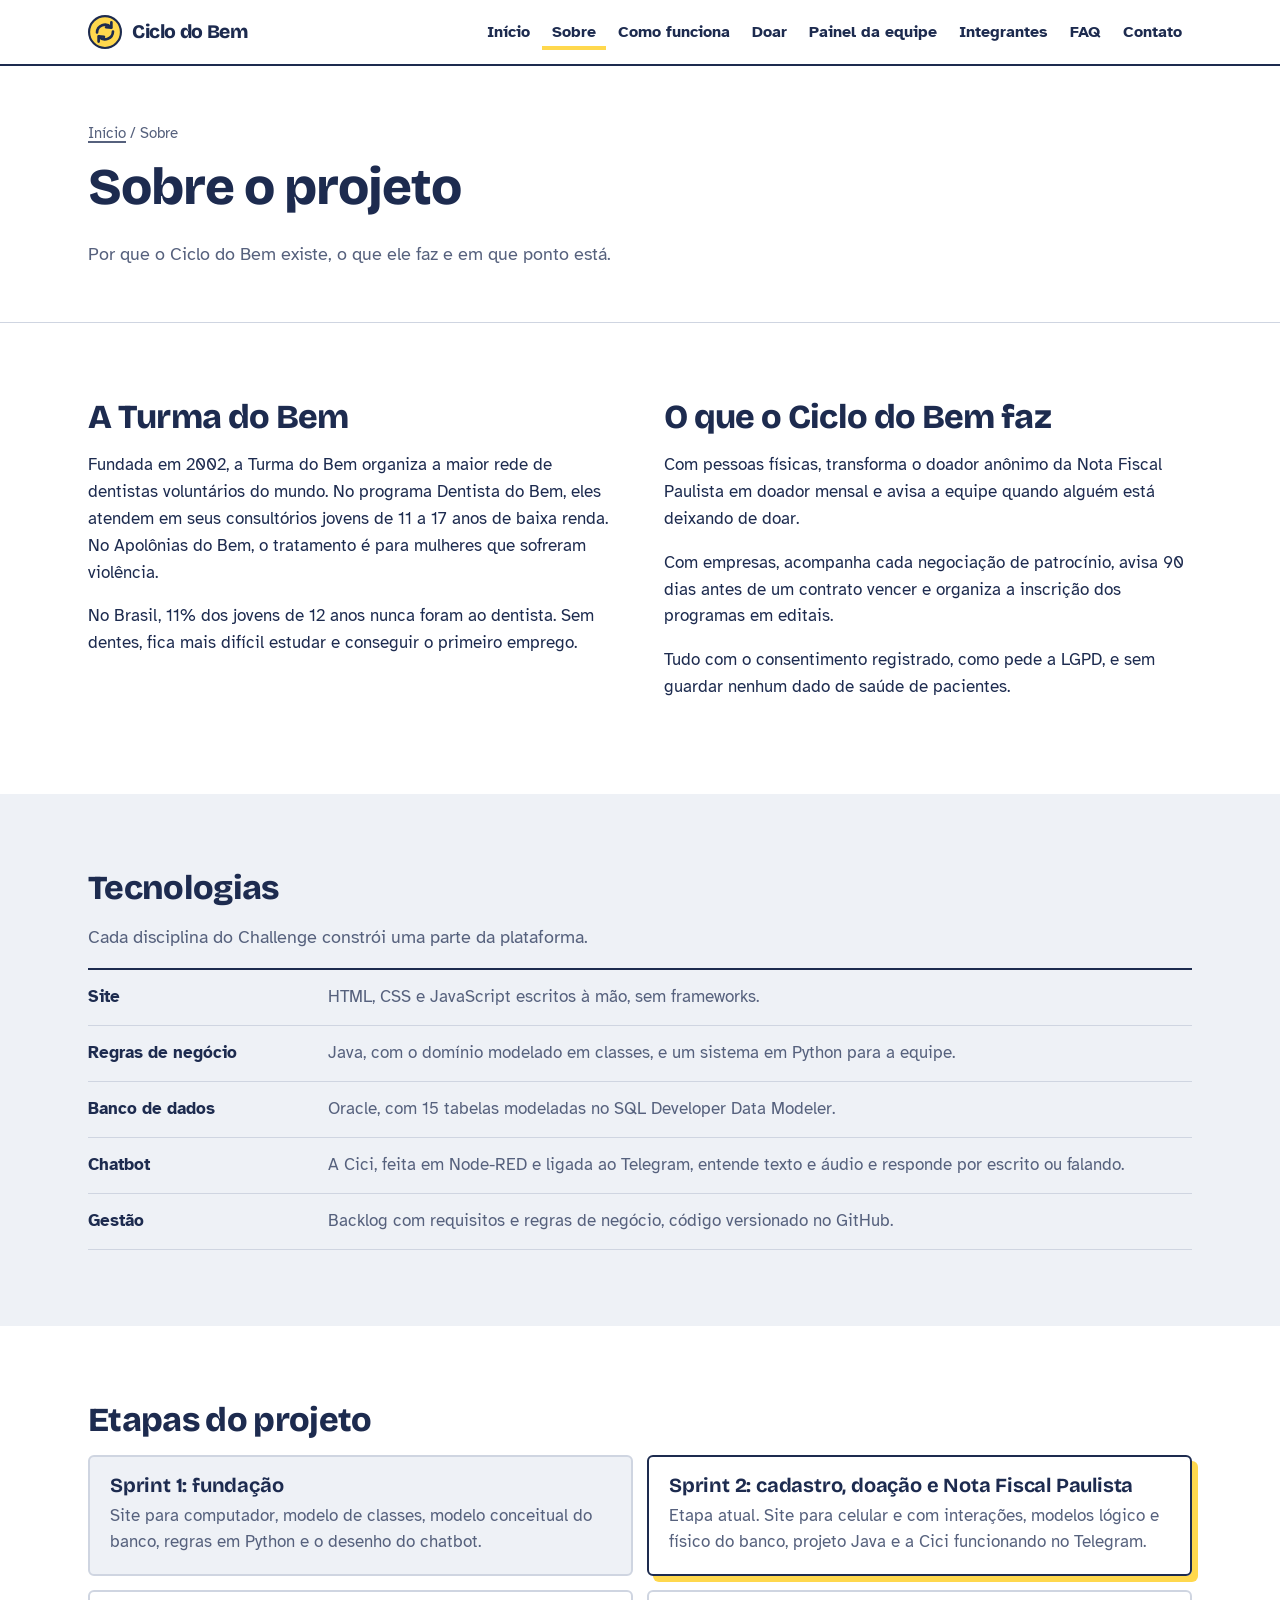
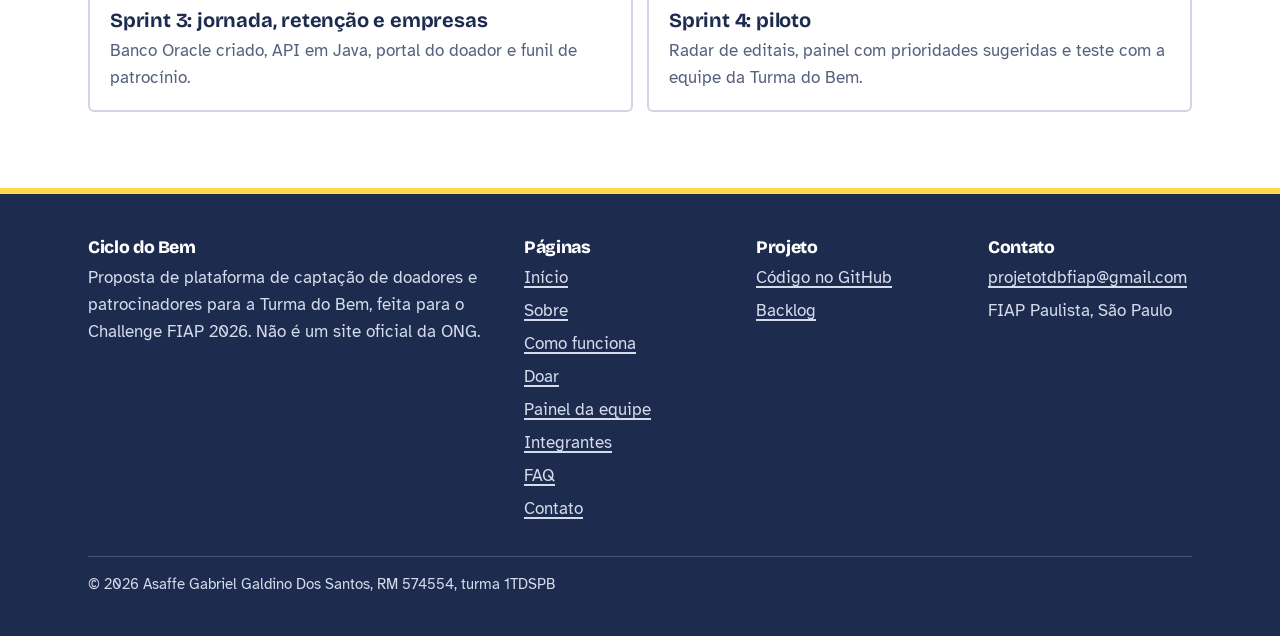
<file: sobre.html>
<!DOCTYPE html>
<html lang="pt-BR">
<head>
    <meta charset="UTF-8">
    <meta name="viewport" content="width=device-width, initial-scale=1.0">
    <meta name="description" content="Contexto, solução, tecnologias e etapas do Ciclo do Bem.">
    <title>Sobre | Ciclo do Bem</title>
    <link rel="icon" href="assets/imagens/logo.svg" type="image/svg+xml">
    <link rel="stylesheet" href="css/style.css">
    <link rel="stylesheet" href="css/paginas.css">
</head>
<body>
    <!-- ===== CABEÇALHO (igual em todas as páginas) ===== -->
    <header class="cabecalho">
        <div class="container cabecalho__conteudo">
            <a class="logo" href="index.html">
                <img src="assets/imagens/logo.svg" alt="" width="34" height="34">
                Ciclo do Bem
            </a>
            <!-- botão do menu: aparece só em telas menores que 992px (js/main.js) -->
            <button class="menu-botao" type="button" aria-label="Abrir menu" aria-expanded="false" aria-controls="menu-principal">
                <span class="menu-botao__icone" aria-hidden="true">
                    <span class="menu-botao__barra"></span>
                    <span class="menu-botao__barra"></span>
                    <span class="menu-botao__barra"></span>
                </span>
                Menu
            </button>
            <nav class="menu" id="menu-principal" aria-label="Menu principal">
                <ul class="menu__lista">
                    <li><a class="menu__link" href="index.html">Início</a></li>
                    <li><a class="menu__link menu__link--ativo" href="sobre.html" aria-current="page">Sobre</a></li>
                    <li><a class="menu__link" href="solucao.html">Como funciona</a></li>
                    <li><a class="menu__link" href="doar.html">Doar</a></li>
                    <li><a class="menu__link" href="painel.html">Painel da equipe</a></li>
                    <li><a class="menu__link" href="integrantes.html">Integrantes</a></li>
                    <li><a class="menu__link" href="faq.html">FAQ</a></li>
                    <li><a class="menu__link" href="contato.html">Contato</a></li>
                </ul>
            </nav>
        </div>
    </header>

    <main>
        <!-- ===== TOPO DA PÁGINA ===== -->
        <section class="topo-pagina">
            <div class="container">
                <p class="trilha"><a href="index.html">Início</a> / Sobre</p>
                <h1>Sobre o projeto</h1>
                <p class="intro">Por que o Ciclo do Bem existe, o que ele faz e em que ponto está.</p>
            </div>
        </section>

        <section class="secao">
            <div class="container duas-colunas">
                <article>
                    <h2>A Turma do Bem</h2>
                    <p>Fundada em 2002, a Turma do Bem organiza a maior rede de dentistas voluntários do mundo. No programa Dentista do Bem, eles atendem em seus consultórios jovens de 11 a 17 anos de baixa renda. No Apolônias do Bem, o tratamento é para mulheres que sofreram violência.</p>
                    <p>No Brasil, 11% dos jovens de 12 anos nunca foram ao dentista. Sem dentes, fica mais difícil estudar e conseguir o primeiro emprego.</p>
                </article>
                <article>
                    <h2>O que o Ciclo do Bem faz</h2>
                    <p>Com pessoas físicas, transforma o doador anônimo da Nota Fiscal Paulista em doador mensal e avisa a equipe quando alguém está deixando de doar.</p>
                    <p>Com empresas, acompanha cada negociação de patrocínio, avisa 90 dias antes de um contrato vencer e organiza a inscrição dos programas em editais.</p>
                    <p>Tudo com o consentimento registrado, como pede a LGPD, e sem guardar nenhum dado de saúde de pacientes.</p>
                </article>
            </div>
        </section>

        <section class="secao secao--nevoa">
            <div class="container">
                <h2>Tecnologias</h2>
                <p class="intro">Cada disciplina do Challenge constrói uma parte da plataforma.</p>
                <dl class="lista-definicoes">
                    <div><dt>Site</dt><dd>HTML, CSS e JavaScript escritos à mão, sem frameworks.</dd></div>
                    <div><dt>Regras de negócio</dt><dd>Java, com o domínio modelado em classes, e um sistema em Python para a equipe.</dd></div>
                    <div><dt>Banco de dados</dt><dd>Oracle, com 15 tabelas modeladas no SQL Developer Data Modeler.</dd></div>
                    <div><dt>Chatbot</dt><dd>A Cici, feita em Node-RED e ligada ao Telegram, entende texto e áudio e responde por escrito ou falando.</dd></div>
                    <div><dt>Gestão</dt><dd>Backlog com requisitos e regras de negócio, código versionado no GitHub.</dd></div>
                </dl>
            </div>
        </section>

        <section class="secao">
            <div class="container">
                <h2>Etapas do projeto</h2>
                <ol class="cronograma">
                    <li class="cronograma__feito"><h3>Sprint 1: fundação</h3><p>Site para computador, modelo de classes, modelo conceitual do banco, regras em Python e o desenho do chatbot.</p></li>
                    <li class="cronograma__atual"><h3>Sprint 2: cadastro, doação e Nota Fiscal Paulista</h3><p>Etapa atual. Site para celular e com interações, modelos lógico e físico do banco, projeto Java e a Cici funcionando no Telegram.</p></li>
                    <li><h3>Sprint 3: jornada, retenção e empresas</h3><p>Banco Oracle criado, API em Java, portal do doador e funil de patrocínio.</p></li>
                    <li><h3>Sprint 4: piloto</h3><p>Radar de editais, painel com prioridades sugeridas e teste com a equipe da Turma do Bem.</p></li>
                </ol>
            </div>
        </section>
    </main>

    <!-- ===== RODAPÉ (igual em todas as páginas) ===== -->
    <footer class="rodape">
        <div class="container">
            <div class="rodape__grade">
                <section>
                    <h2>Ciclo do Bem</h2>
                    <p>Proposta de plataforma de captação de doadores e patrocinadores para a Turma do Bem, feita para o Challenge FIAP 2026. Não é um site oficial da ONG.</p>
                </section>
                <nav aria-label="Mapa do site">
                    <h2>Páginas</h2>
                    <ul>
                        <li><a href="index.html">Início</a></li>
                        <li><a href="sobre.html">Sobre</a></li>
                        <li><a href="solucao.html">Como funciona</a></li>
                        <li><a href="doar.html">Doar</a></li>
                        <li><a href="painel.html">Painel da equipe</a></li>
                        <li><a href="integrantes.html">Integrantes</a></li>
                        <li><a href="faq.html">FAQ</a></li>
                        <li><a href="contato.html">Contato</a></li>
                    </ul>
                </nav>
                <section>
                    <h2>Projeto</h2>
                    <ul>
                        <li><a href="https://github.com/Asaffeggmsmfj/ciclo-do-bem" target="_blank" rel="noopener">Código no GitHub</a></li>
                        <li><a href="https://github.com/Asaffeggmsmfj/ciclo-do-bem/blob/main/docs/BACKLOG.md" target="_blank" rel="noopener">Backlog</a></li>
                    </ul>
                </section>
                <section>
                    <h2>Contato</h2>
                    <ul>
                        <li><a href="mailto:projetotdbfiap@gmail.com">projetotdbfiap@gmail.com</a></li>
                        <li>FIAP Paulista, São Paulo</li>
                    </ul>
                </section>
            </div>
            <p class="rodape__base">© <span id="ano-atual">2026</span> Asaffe Gabriel Galdino Dos Santos, RM 574554, turma 1TDSPB</p>
        </div>
    </footer>
    <button class="voltar-topo" type="button">Voltar ao topo</button>
    <script src="js/main.js"></script>
</body>
</html>
</file>
<file: css/style.css>
/* ==========================================================================
   CICLO DO BEM · style.css
   Base do site: fontes, cores, tipografia, layout, cabeçalho, rodapé e
   componentes reutilizáveis (botões, formulários, abas, cupom fiscal).
   Mobile-first: o CSS base é para celular; as media queries no fim do
   arquivo ampliam para tablet (768px), desktop (992px) e telas grandes (1300px).
   ========================================================================== */

/* ---------- 1. Fontes (hospedadas no próprio projeto, licença OFL) ---------- */
@font-face { font-family: "Bricolage"; src: url("../assets/fontes/bricolage-grotesque-latin-700-normal.woff2") format("woff2"); font-weight: 700; font-display: swap; }
@font-face { font-family: "Bricolage"; src: url("../assets/fontes/bricolage-grotesque-latin-800-normal.woff2") format("woff2"); font-weight: 800; font-display: swap; }
@font-face { font-family: "Atkinson"; src: url("../assets/fontes/atkinson-hyperlegible-latin-400-normal.woff2") format("woff2"); font-weight: 400; font-display: swap; }
@font-face { font-family: "Atkinson"; src: url("../assets/fontes/atkinson-hyperlegible-latin-400-italic.woff2") format("woff2"); font-weight: 400; font-style: italic; font-display: swap; }
@font-face { font-family: "Atkinson"; src: url("../assets/fontes/atkinson-hyperlegible-latin-700-normal.woff2") format("woff2"); font-weight: 700; font-display: swap; }
@font-face { font-family: "Courier Prime"; src: url("../assets/fontes/courier-prime-latin-400-normal.woff2") format("woff2"); font-weight: 400; font-display: swap; }
@font-face { font-family: "Courier Prime"; src: url("../assets/fontes/courier-prime-latin-700-normal.woff2") format("woff2"); font-weight: 700; font-display: swap; }

/* ---------- 2. Variáveis ---------- */
:root {
    --papel: #ffffff;
    --tinta: #1d2b4f;          /* azul-tinta: textos e fundos fortes */
    --tinta-suave: #56617d;
    --marca: #ffd84d;          /* amarelo marca-texto: destaque e ações */
    --gengiva: #c94455;        /* rosa-gengiva: erros, alertas e risco */
    --nevoa: #eef1f6;          /* painéis claros */
    --linha: #cfd5e1;
    --ok: #237a52;
    --fonte-titulo: "Bricolage", "Arial Narrow", Arial, sans-serif;
    --fonte-texto: "Atkinson", "Segoe UI", Arial, sans-serif;
    --fonte-cupom: "Courier Prime", "Courier New", monospace;
    --largura-max: 1160px;
    --raio: 6px;
}

/* ---------- 3. Base ---------- */
*, *::before, *::after { box-sizing: border-box; }
html { scroll-behavior: smooth; }
body {
    margin: 0;
    font-family: var(--fonte-texto);
    font-size: 1.05rem;
    line-height: 1.6;
    color: var(--tinta);
    background: var(--papel);
    overflow-x: hidden;
}
img { max-width: 100%; height: auto; display: block; }
a { color: var(--tinta); text-decoration-thickness: 2px; text-underline-offset: 3px; }
a:hover { text-decoration-color: var(--marca); }

h1, h2, h3, h4 { font-family: var(--fonte-titulo); font-weight: 800; line-height: 1.08; margin: 0 0 .5em; letter-spacing: -0.02em; }
h1 { font-size: 2.3rem; }
h2 { font-size: 1.75rem; }
h3 { font-size: 1.25rem; font-weight: 700; letter-spacing: -0.01em; }
p { margin: 0 0 1em; max-width: 68ch; }

:focus-visible { outline: 3px solid var(--marca); outline-offset: 3px; box-shadow: 0 0 0 6px var(--tinta); }

.visualmente-oculto { position: absolute; width: 1px; height: 1px; overflow: hidden; clip: rect(0 0 0 0); white-space: nowrap; }
.oculto { display: none !important; }

@media (prefers-reduced-motion: reduce) {
    *, *::before, *::after { animation: none !important; transition: none !important; scroll-behavior: auto !important; }
}

/* ---------- 4. Layout ---------- */
.container { width: 100%; max-width: var(--largura-max); margin: 0 auto; padding: 0 16px; }
.secao { padding: 56px 0; }
.secao--nevoa { background: var(--nevoa); }
.secao--tinta { background: var(--tinta); color: var(--papel); }
.secao--tinta h2, .secao--tinta a:not(.btn) { color: var(--papel); }
.intro { color: var(--tinta-suave); font-size: 1.1rem; }
.duas-colunas { display: grid; gap: 28px; }

/* ---------- 5. Cabeçalho e menu ---------- */
.cabecalho { position: sticky; top: 0; z-index: 50; background: var(--papel); border-bottom: 2px solid var(--tinta); }
.cabecalho__conteudo { display: flex; align-items: center; justify-content: space-between; height: 64px; }
.logo { display: flex; align-items: center; gap: 10px; text-decoration: none; font-family: var(--fonte-titulo); font-weight: 800; font-size: 1.2rem; letter-spacing: -0.02em; }
.logo img { width: 34px; height: 34px; }

.menu-botao {
    display: flex; align-items: center; gap: 10px; height: 42px; padding: 0 12px;
    border: 2px solid var(--tinta); border-radius: var(--raio); background: var(--papel);
    font: 700 .95rem var(--fonte-texto); color: var(--tinta); cursor: pointer;
}
.menu-botao__icone { position: relative; width: 18px; height: 12px; }
.menu-botao__barra { position: absolute; left: 0; width: 18px; height: 2px; background: var(--tinta); transition: transform .2s, opacity .2s; }
.menu-botao__barra:nth-child(1) { top: 0; }
.menu-botao__barra:nth-child(2) { top: 5px; }
.menu-botao__barra:nth-child(3) { top: 10px; }
.menu-botao[aria-expanded="true"] .menu-botao__barra:nth-child(1) { transform: translateY(5px) rotate(45deg); }
.menu-botao[aria-expanded="true"] .menu-botao__barra:nth-child(2) { opacity: 0; }
.menu-botao[aria-expanded="true"] .menu-botao__barra:nth-child(3) { transform: translateY(-5px) rotate(-45deg); }

.menu { position: absolute; top: 64px; left: 0; right: 0; background: var(--tinta); max-height: 0; overflow: hidden; transition: max-height .25s ease; }
.menu--aberto { max-height: 560px; }
.menu__lista { list-style: none; margin: 0; padding: 8px 16px 20px; }
.menu__link { display: block; padding: 13px 4px; color: var(--papel); text-decoration: none; font-weight: 700; border-bottom: 1px solid rgba(255, 255, 255, .15); }
.menu__link:hover, .menu__link--ativo { color: var(--marca); }

/* ---------- 6. Botões ---------- */
.btn {
    display: inline-flex; align-items: center; justify-content: center;
    padding: 12px 20px; border: 2px solid var(--tinta); border-radius: var(--raio);
    font: 700 1rem var(--fonte-texto); text-decoration: none; cursor: pointer;
    background: var(--tinta); color: var(--papel);
}
.btn:hover { background: var(--marca); color: var(--tinta); }
.btn--claro { background: var(--papel); color: var(--tinta); }
.btn--marca { background: var(--marca); color: var(--tinta); border-color: var(--marca); }
.btn--marca:hover { background: var(--papel); border-color: var(--papel); }
.btn--bloco { width: 100%; }
.acoes { display: flex; flex-wrap: wrap; gap: 12px; margin-top: 24px; }

/* ---------- 7. Cupom fiscal (elemento de identidade do projeto) ---------- */
.cupom {
    position: relative; background: #fbf5df; color: #26262b;
    font-family: var(--fonte-cupom); font-size: .92rem; line-height: 1.45;
    padding: 22px 22px 34px; max-width: 360px;
    /* borda serrilhada embaixo, como papel de bobina rasgado */
    -webkit-mask: linear-gradient(#000 0 0) top / 100% calc(100% - 10px) no-repeat,
                  conic-gradient(from -45deg at bottom, #0000, #000 1deg 89deg, #0000 90deg) bottom / 14px 10px repeat-x;
            mask: linear-gradient(#000 0 0) top / 100% calc(100% - 10px) no-repeat,
                  conic-gradient(from -45deg at bottom, #0000, #000 1deg 89deg, #0000 90deg) bottom / 14px 10px repeat-x;
}
.cupom__centro { text-align: center; }
.cupom__linha { display: flex; justify-content: space-between; gap: 12px; }
.cupom__tracejado { border: 0; border-top: 1px dashed #8b8b93; margin: 10px 0; }
.cupom__total { font-weight: 700; font-size: 1.05rem; }
.cupom__marcado { background: linear-gradient(transparent 35%, var(--marca) 35%, var(--marca) 88%, transparent 88%); }

/* ---------- 8. Formulários ---------- */
.campo { display: flex; flex-direction: column; gap: 6px; margin-bottom: 18px; }
.campo label { font-weight: 700; }
.campo input, .campo select, .campo textarea {
    font: inherit; padding: 12px 14px; border: 2px solid var(--linha); border-radius: var(--raio);
    background: var(--papel); color: var(--tinta); width: 100%;
}
.campo input:focus, .campo select:focus, .campo textarea:focus { border-color: var(--tinta); outline: none; box-shadow: 0 0 0 3px var(--marca); }
.campo--erro input, .campo--erro select, .campo--erro textarea { border-color: var(--gengiva); background: #fff6f7; }
.campo__erro { color: var(--gengiva); font-size: .92rem; font-weight: 700; min-height: 1.2em; }
.campo__dica { color: var(--tinta-suave); font-size: .92rem; max-width: none; }
.campo--check label { display: flex; gap: 10px; align-items: flex-start; font-weight: 400; }
.campo--check input { width: 20px; height: 20px; flex-shrink: 0; margin-top: 3px; accent-color: var(--tinta); }

.aviso { padding: 14px 16px; border-radius: var(--raio); margin: 14px 0 0; font-weight: 700; border-left: 6px solid; }
.aviso--sucesso { background: #e8f4ee; color: var(--ok); border-color: var(--ok); }
.aviso--erro { background: #fbe9eb; color: var(--gengiva); border-color: var(--gengiva); }

/* ---------- 9. Abas ---------- */
.abas { display: flex; flex-wrap: wrap; gap: 0; margin-bottom: 24px; border-bottom: 2px solid var(--tinta); }
.abas__botao {
    font: 700 1rem var(--fonte-texto); padding: 10px 16px; cursor: pointer; color: var(--tinta-suave);
    background: none; border: 0; border-bottom: 4px solid transparent; margin-bottom: -2px;
}
.abas__botao:hover { color: var(--tinta); }
.abas__botao[aria-selected="true"] { color: var(--tinta); border-bottom-color: var(--marca); }

/* ---------- 10. Etiquetas de status ---------- */
.etiqueta { display: inline-block; padding: 1px 8px; border-radius: 3px; font-size: .85rem; font-weight: 700; background: var(--nevoa); }
.etiqueta--alto { background: var(--gengiva); color: var(--papel); }
.etiqueta--medio { background: var(--marca); color: var(--tinta); }

/* ---------- 11. Cabeçalho das páginas internas ---------- */
.topo-pagina { padding: 40px 0 28px; border-bottom: 1px solid var(--linha); }
.trilha { font-size: .92rem; color: var(--tinta-suave); margin-bottom: 14px; }
.trilha a { color: var(--tinta-suave); }

/* ---------- 12. Rodapé ---------- */
.rodape { background: var(--tinta); color: #d5dbea; padding: 44px 0 24px; border-top: 6px solid var(--marca); }
.rodape__grade { display: grid; gap: 28px; }
.rodape h2 { color: var(--papel); font-size: 1.1rem; }
.rodape a { color: #d5dbea; }
.rodape a:hover { color: var(--marca); }
.rodape ul { list-style: none; margin: 0; padding: 0; }
.rodape li { margin-bottom: 6px; }
.rodape__base { border-top: 1px solid rgba(255, 255, 255, .18); margin-top: 28px; padding-top: 16px; font-size: .92rem; max-width: none; }

.voltar-topo {
    position: fixed; right: 16px; bottom: 16px; padding: 10px 14px; border-radius: var(--raio);
    border: 2px solid var(--tinta); background: var(--marca); color: var(--tinta); font: 700 .9rem var(--fonte-texto);
    cursor: pointer; opacity: 0; pointer-events: none; transition: opacity .2s;
}
.voltar-topo--visivel { opacity: 1; pointer-events: auto; }

/* ==========================================================================
   MEDIA QUERIES
   ========================================================================== */
@media (min-width: 768px) {
    h1 { font-size: 3.2rem; }
    h2 { font-size: 2.1rem; }
    .container { padding: 0 28px; }
    .secao { padding: 76px 0; }
    .topo-pagina { padding: 56px 0 36px; }
    .duas-colunas { grid-template-columns: 1fr 1fr; gap: 48px; }
    .rodape__grade { grid-template-columns: repeat(2, 1fr); }
}

@media (min-width: 992px) {
    .menu-botao { display: none; }
    .menu { position: static; max-height: none; overflow: visible; background: none; }
    .menu__lista { display: flex; gap: 2px; padding: 0; }
    .menu__link { color: var(--tinta); border: 0; padding: 6px 10px; font-size: .97rem; }
    .menu__link:hover { color: var(--tinta); text-decoration: underline; text-decoration-color: var(--marca); text-decoration-thickness: 3px; }
    .menu__link--ativo { color: var(--tinta); box-shadow: inset 0 -4px 0 var(--marca); }
    .duas-colunas--larga { grid-template-columns: 1.3fr 1fr; }
    .rodape__grade { grid-template-columns: 2fr 1fr 1fr 1fr; }
}

@media (min-width: 1300px) {
    :root { --largura-max: 1220px; }
    h1 { font-size: 3.8rem; }
    .secao { padding: 96px 0; }
}
</file>
<file: css/paginas.css>
/* ==========================================================================
   CICLO DO BEM · paginas.css
   Estilos de cada página, na ordem: 1. Início  2. Sobre  3. Integrantes
   4. FAQ  5. Contato  6. Como funciona  7. Doar  8. Painel  9. Media queries
   ========================================================================== */

/* ---------- 1. Início ---------- */
.abertura { padding: 40px 0 56px; border-bottom: 2px solid var(--tinta); }
.abertura__grade { display: grid; gap: 40px; align-items: center; }
.abertura h1 { font-size: 2.6rem; max-width: 14ch; }
.abertura__texto { font-size: 1.15rem; color: var(--tinta-suave); }

/* o cupom "sai da impressora" uma única vez, ao carregar a página */
.abertura__impressora { position: relative; justify-self: center; width: 100%; max-width: 360px; padding-top: 14px; }
.abertura__impressora::before {
    content: ""; position: absolute; top: 0; left: -14px; right: -14px; height: 18px;
    background: var(--tinta); border-radius: 4px; z-index: 2;
}
.abertura__impressora .cupom { animation: imprimir 1.4s cubic-bezier(.2, .7, .3, 1) .3s both; transform-origin: top; }
@keyframes imprimir { from { clip-path: inset(0 0 100% 0); transform: translateY(-12px); } to { clip-path: inset(0 0 0 0); transform: translateY(0); } }

.fatos { list-style: none; padding: 0; margin: 0; border-top: 2px solid var(--tinta); }
.fatos li { display: flex; align-items: baseline; gap: 16px; padding: 14px 0; border-bottom: 1px solid var(--linha); }
.fatos strong { font-family: var(--fonte-titulo); font-size: 1.9rem; min-width: 3.6ch; line-height: 1; }

.etapas { list-style: none; padding: 0; margin: 32px 0 0; display: grid; gap: 0; counter-reset: etapa; }
.etapas li { position: relative; padding: 0 0 26px 52px; border-left: 3px solid var(--tinta); margin-left: 15px; }
.etapas li:last-child { border-left-color: transparent; }
.etapas li::before {
    counter-increment: etapa; content: counter(etapa);
    position: absolute; left: -18px; top: -2px; width: 33px; height: 33px; border-radius: 50%;
    display: grid; place-items: center; background: var(--marca); border: 3px solid var(--tinta);
    font-family: var(--fonte-titulo); font-weight: 800;
}
.etapas h3 { margin-bottom: 4px; }
.etapas p { color: var(--tinta-suave); margin: 0; }

.faixa-final { display: grid; gap: 20px; align-items: center; }
.faixa-final p { color: #d5dbea; margin: 0; }

/* ---------- 2. Sobre ---------- */
.lista-definicoes { margin: 0; border-top: 2px solid var(--tinta); }
.lista-definicoes div { padding: 14px 0; border-bottom: 1px solid var(--linha); display: grid; gap: 4px; }
.lista-definicoes dt { font-weight: 700; }
.lista-definicoes dd { margin: 0; color: var(--tinta-suave); }

.cronograma { list-style: none; margin: 0; padding: 0; display: grid; gap: 14px; }
.cronograma li { padding: 18px 20px; border: 2px solid var(--linha); border-radius: var(--raio); }
.cronograma__feito { background: var(--nevoa); }
.cronograma__atual { border-color: var(--tinta) !important; box-shadow: 6px 6px 0 var(--marca); }
.cronograma h3 { margin-bottom: 6px; }
.cronograma p { margin: 0; color: var(--tinta-suave); }

/* ---------- 3. Integrantes ---------- */
.integrante { display: grid; gap: 24px; align-items: start; }
.integrante__foto { width: 200px; height: 240px; object-fit: cover; border: 3px solid var(--tinta); box-shadow: 8px 8px 0 var(--marca); }
.integrante__redes { display: flex; flex-wrap: wrap; gap: 10px; margin-top: 20px; }
.integrante__redes img { width: 18px; height: 18px; margin-right: 8px; }

/* ---------- 4. FAQ ---------- */
.faq { max-width: 820px; }
.faq__item { border-bottom: 1px solid var(--linha); }
.faq__item h3 { margin: 0; font-family: var(--fonte-texto); font-size: 1.08rem; letter-spacing: 0; }
.faq__pergunta {
    width: 100%; display: flex; justify-content: space-between; align-items: center; gap: 16px;
    padding: 18px 0; border: 0; background: none; font: inherit; font-weight: 700; text-align: left;
    color: var(--tinta); cursor: pointer;
}
.faq__icone { flex-shrink: 0; width: 26px; height: 26px; border: 2px solid var(--tinta); border-radius: 50%; display: grid; place-items: center; font-weight: 700; transition: transform .2s; }
.faq__pergunta[aria-expanded="true"] .faq__icone { transform: rotate(45deg); background: var(--marca); }
.faq__resposta { max-height: 0; overflow: hidden; transition: max-height .25s ease; }
.faq__resposta p { padding-bottom: 18px; margin: 0; color: var(--tinta-suave); }

/* ---------- 5. Contato ---------- */
.contato__grade { display: grid; gap: 36px; }
.contato__info { list-style: none; padding: 0; margin: 0 0 20px; }
.contato__info li { display: flex; gap: 12px; align-items: flex-start; padding: 12px 0; border-bottom: 1px solid var(--linha); }
.contato__info img { width: 22px; height: 22px; margin-top: 2px; }
.formulario { background: var(--nevoa); padding: 24px; border-radius: var(--raio); }
.contador { align-self: flex-end; font-size: .88rem; color: var(--tinta-suave); }

/* ---------- 6. Como funciona ---------- */
.jornada { display: grid; gap: 8px; }
.jornada__etapa {
    text-align: left; padding: 14px 16px; cursor: pointer; font: inherit; color: var(--tinta);
    background: var(--papel); border: 2px solid var(--linha); border-radius: var(--raio);
}
.jornada__etapa strong { display: block; font-family: var(--fonte-titulo); font-size: 1.15rem; }
.jornada__etapa span { color: var(--tinta-suave); }
.jornada__etapa--ativa { border-color: var(--tinta); background: var(--marca); }
.jornada__etapa--ativa span { color: var(--tinta); }
.jornada__detalhe { margin-top: 18px; padding: 22px; border-left: 6px solid var(--marca); background: var(--nevoa); }
.jornada__detalhe h3 { margin-bottom: 6px; }

.passos { list-style: none; padding: 0; margin: 0 0 24px; counter-reset: passo; }
.passos li { position: relative; padding: 0 0 18px 44px; }
.passos li::before { counter-increment: passo; content: counter(passo); position: absolute; left: 0; top: -1px; width: 28px; height: 28px; border-radius: 50%; background: var(--tinta); color: var(--papel); display: grid; place-items: center; font-weight: 700; font-size: .9rem; }

/* conversa de exemplo, imitando a tela do Telegram */
.conversa { max-width: 400px; background: #dfe7d8; border-radius: 14px; padding: 16px 14px; border: 2px solid var(--tinta); }
.conversa__titulo { font-weight: 700; font-size: .92rem; margin-bottom: 12px; }
.conversa__msg { max-width: 85%; padding: 9px 12px; border-radius: 12px; margin: 0 0 8px; font-size: .95rem; line-height: 1.4; }
.conversa__msg--bot { background: var(--papel); border-bottom-left-radius: 3px; }
.conversa__msg--pessoa { background: #d3f3c0; margin-left: auto; border-bottom-right-radius: 3px; }
.conversa__foto { display: block; font-style: italic; color: var(--tinta-suave); }

.frentes { display: grid; gap: 28px; }
.frentes article { border-top: 4px solid var(--tinta); padding-top: 16px; }
.frentes img { width: 36px; height: 36px; margin-bottom: 10px; }
.frentes p { color: var(--tinta-suave); margin: 0; }

/* ---------- 7. Doar ---------- */
.simulador { display: grid; gap: 32px; align-items: start; }
.simulador h2 { font-size: 1.3rem; margin-top: 8px; }
.valores { display: grid; grid-template-columns: repeat(2, 1fr); gap: 10px; margin-bottom: 16px; }
.valores__botao { font: 800 1.15rem var(--fonte-titulo); padding: 14px; border-radius: var(--raio); border: 2px solid var(--linha); background: var(--papel); cursor: pointer; color: var(--tinta); }
.valores__botao:hover { border-color: var(--tinta); }
.valores__botao--ativo { border-color: var(--tinta); background: var(--marca); }
.formas { display: flex; flex-wrap: wrap; gap: 8px; margin-bottom: 8px; }
.formas label { display: flex; align-items: center; gap: 8px; padding: 8px 14px; border: 2px solid var(--linha); border-radius: var(--raio); cursor: pointer; }
.formas input { accent-color: var(--tinta); }
.formas label.formas--desabilitada { opacity: .4; cursor: not-allowed; text-decoration: line-through; }
.recibo { justify-self: center; width: 100%; max-width: 360px; }
.recibo .cupom { max-width: none; }
.recibo__impacto { font-family: var(--fonte-texto); font-size: .95rem; margin: 6px 0 0; }
.validador__resultado { list-style: none; padding: 0; margin: 16px 0 0; }
.validador__resultado li { padding: 6px 0 6px 26px; position: relative; }
.validador__resultado li::before { position: absolute; left: 0; top: 6px; font-weight: 700; }
.validador__ok::before { content: "\2713"; color: var(--ok); }
.validador__falta::before { content: "\2717"; color: var(--gengiva); }
.validador__resultado li.aviso { padding: 12px 16px; margin-top: 10px; }
.validador__resultado li.aviso::before { content: none; }

/* ---------- 8. Painel ---------- */
.indicadores { display: grid; grid-template-columns: repeat(2, 1fr); border-top: 2px solid var(--tinta); margin-bottom: 36px; }
.indicador { padding: 16px 12px 16px 0; border-bottom: 1px solid var(--linha); }
.indicador__valor { font-family: var(--fonte-titulo); font-weight: 800; font-size: 1.7rem; line-height: 1.1; }
.indicador__rotulo { font-size: .92rem; color: var(--tinta-suave); }
.filtros { display: flex; flex-wrap: wrap; gap: 12px; align-items: flex-end; margin-bottom: 16px; }
.filtros .campo { margin-bottom: 0; flex: 1 1 180px; }
.tabela-rolagem { overflow-x: auto; border: 2px solid var(--tinta); border-radius: var(--raio); }
.tabela { width: 100%; border-collapse: collapse; min-width: 600px; }
.tabela th { background: var(--tinta); color: var(--papel); text-align: left; padding: 10px 12px; font-size: .92rem; }
.tabela td { padding: 10px 12px; border-top: 1px solid var(--linha); font-size: .96rem; vertical-align: top; }
.tabela tbody tr:hover { background: var(--nevoa); }
.lista-campanhas { display: grid; gap: 20px; }
.lista-campanhas article { padding: 18px 0; border-bottom: 1px solid var(--linha); }
.barra { height: 12px; background: var(--nevoa); border: 1px solid var(--linha); border-radius: 3px; overflow: hidden; margin-top: 8px; }
.barra__preenchimento { height: 100%; background: var(--tinta); }

/* ==========================================================================
   MEDIA QUERIES
   ========================================================================== */
@media (min-width: 768px) {
    .abertura { padding: 64px 0 80px; }
    .abertura h1 { font-size: 3.6rem; }
    .abertura__grade { grid-template-columns: 1.3fr 1fr; }
    .faixa-final { grid-template-columns: 1fr auto; }
    .lista-definicoes div { grid-template-columns: 220px 1fr; gap: 20px; }
    .cronograma { grid-template-columns: repeat(2, 1fr); }
    .integrante { grid-template-columns: 220px 1fr; gap: 40px; }
    .contato__grade { grid-template-columns: 1fr 1.4fr; }
    .jornada { grid-template-columns: repeat(2, 1fr); }
    .frentes { grid-template-columns: repeat(3, 1fr); }
    .valores { grid-template-columns: repeat(4, 1fr); }
    .indicadores { grid-template-columns: repeat(3, 1fr); }
    .lista-campanhas { grid-template-columns: repeat(3, 1fr); }
}

@media (min-width: 992px) {
    .abertura h1 { font-size: 4.2rem; }
    .jornada { grid-template-columns: repeat(4, 1fr); }
    .simulador { grid-template-columns: 1.4fr 1fr; gap: 56px; }
    .recibo { position: sticky; top: 88px; }
    .indicadores { grid-template-columns: repeat(6, 1fr); }
}

@media (min-width: 1300px) {
    .abertura h1 { font-size: 4.8rem; }
}

/* a sombra fica no elemento pai porque a máscara serrilhada do cupom cortaria um box-shadow */
.abertura__impressora, .recibo__papel { filter: drop-shadow(0 1px 0 rgba(29, 43, 79, .35)) drop-shadow(0 12px 14px rgba(29, 43, 79, .18)); }
.recibo__papel { margin-bottom: 18px; }
</file>
